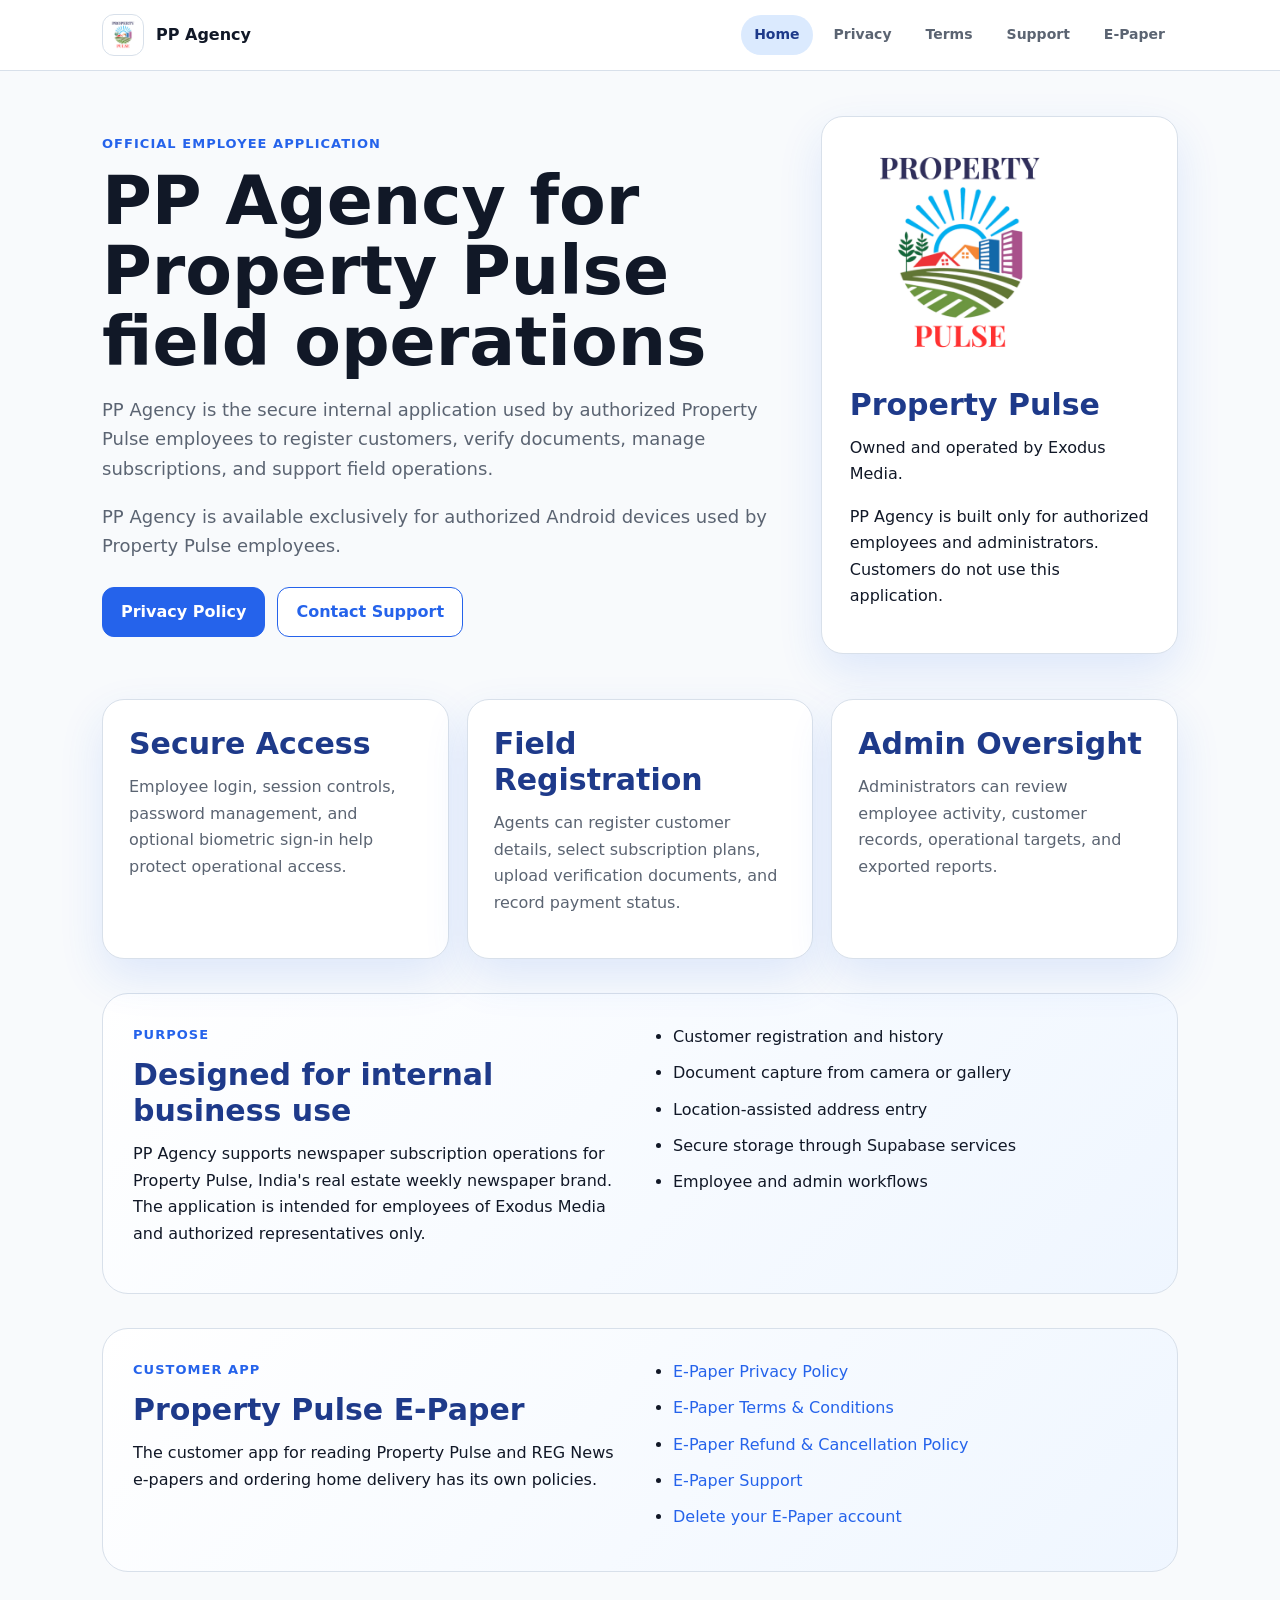
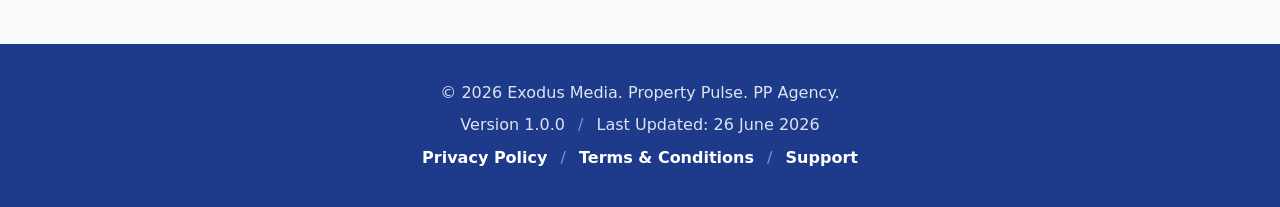
<file: index.html>
<!DOCTYPE html>
<html lang="en">
<head>
  <meta charset="UTF-8">
  <meta name="viewport" content="width=device-width, initial-scale=1.0">
  <meta name="description" content="PP Agency is the official employee application for Property Pulse, owned and operated by Exodus Media.">
  <meta name="theme-color" content="#1565C0">
  <meta property="og:title" content="PP Agency | Property Pulse">
  <meta property="og:description" content="Official employee application for Property Pulse field operations by Exodus Media.">
  <title>PP Agency | Property Pulse</title>
  <link rel="icon" href="assets/logo.png" type="image/png">
  <link rel="apple-touch-icon" href="assets/logo.png">
  <link rel="stylesheet" href="style.css">
</head>
<body>
  <header class="site-header">
    <nav class="nav" aria-label="Main navigation">
      <a class="brand" href="index.html" aria-label="PP Agency home">
        <img src="assets/logo.png" alt="Property Pulse logo">
        <span>PP Agency</span>
      </a>
      <div class="nav-links">
        <a class="active" href="index.html">Home</a>
        <a href="privacy.html">Privacy</a>
        <a href="terms.html">Terms</a>
        <a href="support.html">Support</a>
        <a href="epaper/index.html">E-Paper</a>
      </div>
    </nav>
  </header>

  <main>
    <section class="hero">
      <div class="hero-content">
        <p class="eyebrow">Official employee application</p>
        <h1>PP Agency for Property Pulse field operations</h1>
        <p class="hero-copy">PP Agency is the secure internal application used by authorized Property Pulse employees to register customers, verify documents, manage subscriptions, and support field operations.</p>
        <p class="hero-copy">PP Agency is available exclusively for authorized Android devices used by Property Pulse employees.</p>
        <div class="hero-actions">
          <a class="button" href="privacy.html">Privacy Policy</a>
          <a class="button secondary" href="support.html">Contact Support</a>
        </div>
      </div>
      <div class="hero-card" aria-label="Company information">
        <img src="assets/logo.png" alt="Property Pulse logo">
        <h2>Property Pulse</h2>
        <p>Owned and operated by Exodus Media.</p>
        <p>PP Agency is built only for authorized employees and administrators. Customers do not use this application.</p>
      </div>
    </section>

    <section class="section grid-3">
      <article class="card">
        <h2>Secure Access</h2>
        <p>Employee login, session controls, password management, and optional biometric sign-in help protect operational access.</p>
      </article>
      <article class="card">
        <h2>Field Registration</h2>
        <p>Agents can register customer details, select subscription plans, upload verification documents, and record payment status.</p>
      </article>
      <article class="card">
        <h2>Admin Oversight</h2>
        <p>Administrators can review employee activity, customer records, operational targets, and exported reports.</p>
      </article>
    </section>

    <section class="section split">
      <div>
        <p class="eyebrow">Purpose</p>
        <h2>Designed for internal business use</h2>
        <p>PP Agency supports newspaper subscription operations for Property Pulse, India's real estate weekly newspaper brand. The application is intended for employees of Exodus Media and authorized representatives only.</p>
      </div>
      <ul class="check-list">
        <li>Customer registration and history</li>
        <li>Document capture from camera or gallery</li>
        <li>Location-assisted address entry</li>
        <li>Secure storage through Supabase services</li>
        <li>Employee and admin workflows</li>
      </ul>
    </section>
    <section class="section split">
      <div>
        <p class="eyebrow">Customer app</p>
        <h2>Property Pulse E-Paper</h2>
        <p>The customer app for reading Property Pulse and REG News e-papers and ordering home delivery has its own policies.</p>
      </div>
      <ul class="check-list">
        <li><a href="epaper/privacy.html">E-Paper Privacy Policy</a></li>
        <li><a href="epaper/terms.html">E-Paper Terms &amp; Conditions</a></li>
        <li><a href="epaper/refund.html">E-Paper Refund &amp; Cancellation Policy</a></li>
        <li><a href="epaper/support.html">E-Paper Support</a></li>
        <li><a href="epaper/delete-account.html">Delete your E-Paper account</a></li>
      </ul>
    </section>
  </main>

  <footer class="site-footer">
    <p>&copy; 2026 Exodus Media. Property Pulse. PP Agency.</p>
    <p>Version 1.0.0 <span>/</span> Last Updated: 26 June 2026</p>
    <p><a href="privacy.html">Privacy Policy</a> <span>/</span> <a href="terms.html">Terms &amp; Conditions</a> <span>/</span> <a href="support.html">Support</a></p>
  </footer>
</body>
</html>
</file>
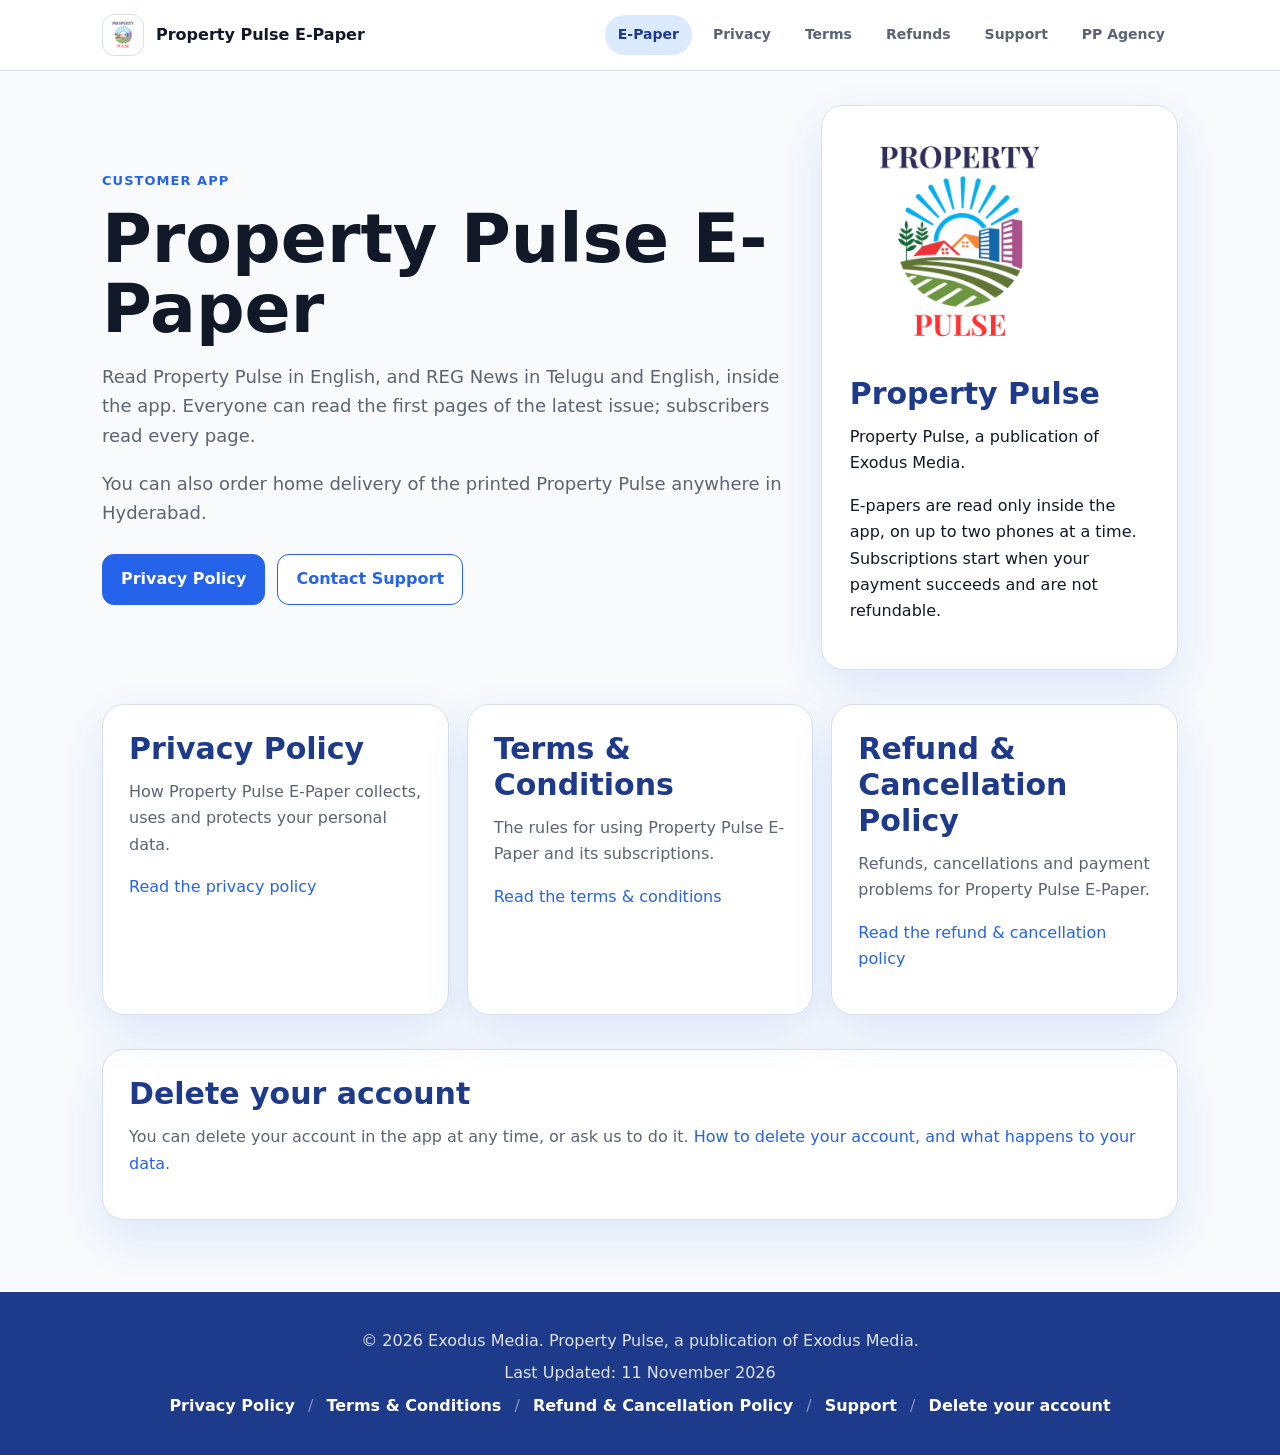
<file: epaper/index.html>
<!DOCTYPE html>
<html lang="en">
<head>
  <meta charset="UTF-8">
  <meta name="viewport" content="width=device-width, initial-scale=1.0">
  <meta name="description" content="Property Pulse E-Paper: read Property Pulse and REG News inside the app.">
  <meta name="theme-color" content="#1565C0">
  <meta property="og:title" content="Property Pulse E-Paper | Property Pulse E-Paper">
  <meta property="og:description" content="Property Pulse E-Paper: read Property Pulse and REG News inside the app.">
  <title>Property Pulse E-Paper | Property Pulse E-Paper</title>
  <link rel="icon" href="../assets/logo.png" type="image/png">
  <link rel="apple-touch-icon" href="../assets/logo.png">
  <link rel="stylesheet" href="../style.css">
</head>
<body>
  <!-- Generated by docs/legal/build_site.py from mobile/assets/legal/*.md. Edit those files, not this page. -->
  <header class="site-header">
    <nav class="nav" aria-label="Main navigation">
      <a class="brand" href="index.html" aria-label="Property Pulse E-Paper home">
        <img src="../assets/logo.png" alt="Property Pulse logo">
        <span>Property Pulse E-Paper</span>
      </a>
      <div class="nav-links">
        <a class="active" href="index.html">E-Paper</a>
        <a href="privacy.html">Privacy</a>
        <a href="terms.html">Terms</a>
        <a href="refund.html">Refunds</a>
        <a href="support.html">Support</a>
        <a href="../index.html">PP Agency</a>
      </div>
    </nav>
  </header>

  <main>
    <section class="hero">
      <div class="hero-content">
        <p class="eyebrow">Customer app</p>
        <h1>Property Pulse E-Paper</h1>
        <p class="hero-copy">Read Property Pulse in English, and REG News in Telugu and English, inside the app. Everyone can read the first pages of the latest issue; subscribers read every page.</p>
        <p class="hero-copy">You can also order home delivery of the printed Property Pulse anywhere in Hyderabad.</p>
        <div class="hero-actions">
          <a class="button" href="privacy.html">Privacy Policy</a>
          <a class="button secondary" href="support.html">Contact Support</a>
        </div>
      </div>
      <div class="hero-card" aria-label="Company information">
        <img src="../assets/logo.png" alt="Property Pulse logo">
        <h2>Property Pulse</h2>
        <p>Property Pulse, a publication of Exodus Media.</p>
        <p>E-papers are read only inside the app, on up to two phones at a time. Subscriptions start when your payment succeeds and are not refundable.</p>
      </div>
    </section>

    <section class="section grid-3">
      <article class="card">
        <h2>Privacy Policy</h2>
        <p>How Property Pulse E-Paper collects, uses and protects your personal data.</p>
        <p><a href="privacy.html">Read the privacy policy</a></p>
      </article>
      <article class="card">
        <h2>Terms &amp; Conditions</h2>
        <p>The rules for using Property Pulse E-Paper and its subscriptions.</p>
        <p><a href="terms.html">Read the terms &amp; conditions</a></p>
      </article>
      <article class="card">
        <h2>Refund &amp; Cancellation Policy</h2>
        <p>Refunds, cancellations and payment problems for Property Pulse E-Paper.</p>
        <p><a href="refund.html">Read the refund &amp; cancellation policy</a></p>
      </article>
    </section>

    <section class="section card">
      <h2>Delete your account</h2>
      <p>You can delete your account in the app at any time, or ask us to do it. <a href="delete-account.html">How to delete your account, and what happens to your data</a>.</p>
    </section>
  </main>

  <footer class="site-footer">
    <p>&copy; 2026 Exodus Media. Property Pulse, a publication of Exodus Media.</p>
    <p>Last Updated: 11 November 2026</p>
    <p><a href="privacy.html">Privacy Policy</a> <span>/</span> <a href="terms.html">Terms &amp; Conditions</a> <span>/</span> <a href="refund.html">Refund &amp; Cancellation Policy</a> <span>/</span> <a href="support.html">Support</a> <span>/</span> <a href="delete-account.html">Delete your account</a></p>
  </footer>
</body>
</html>
</file>
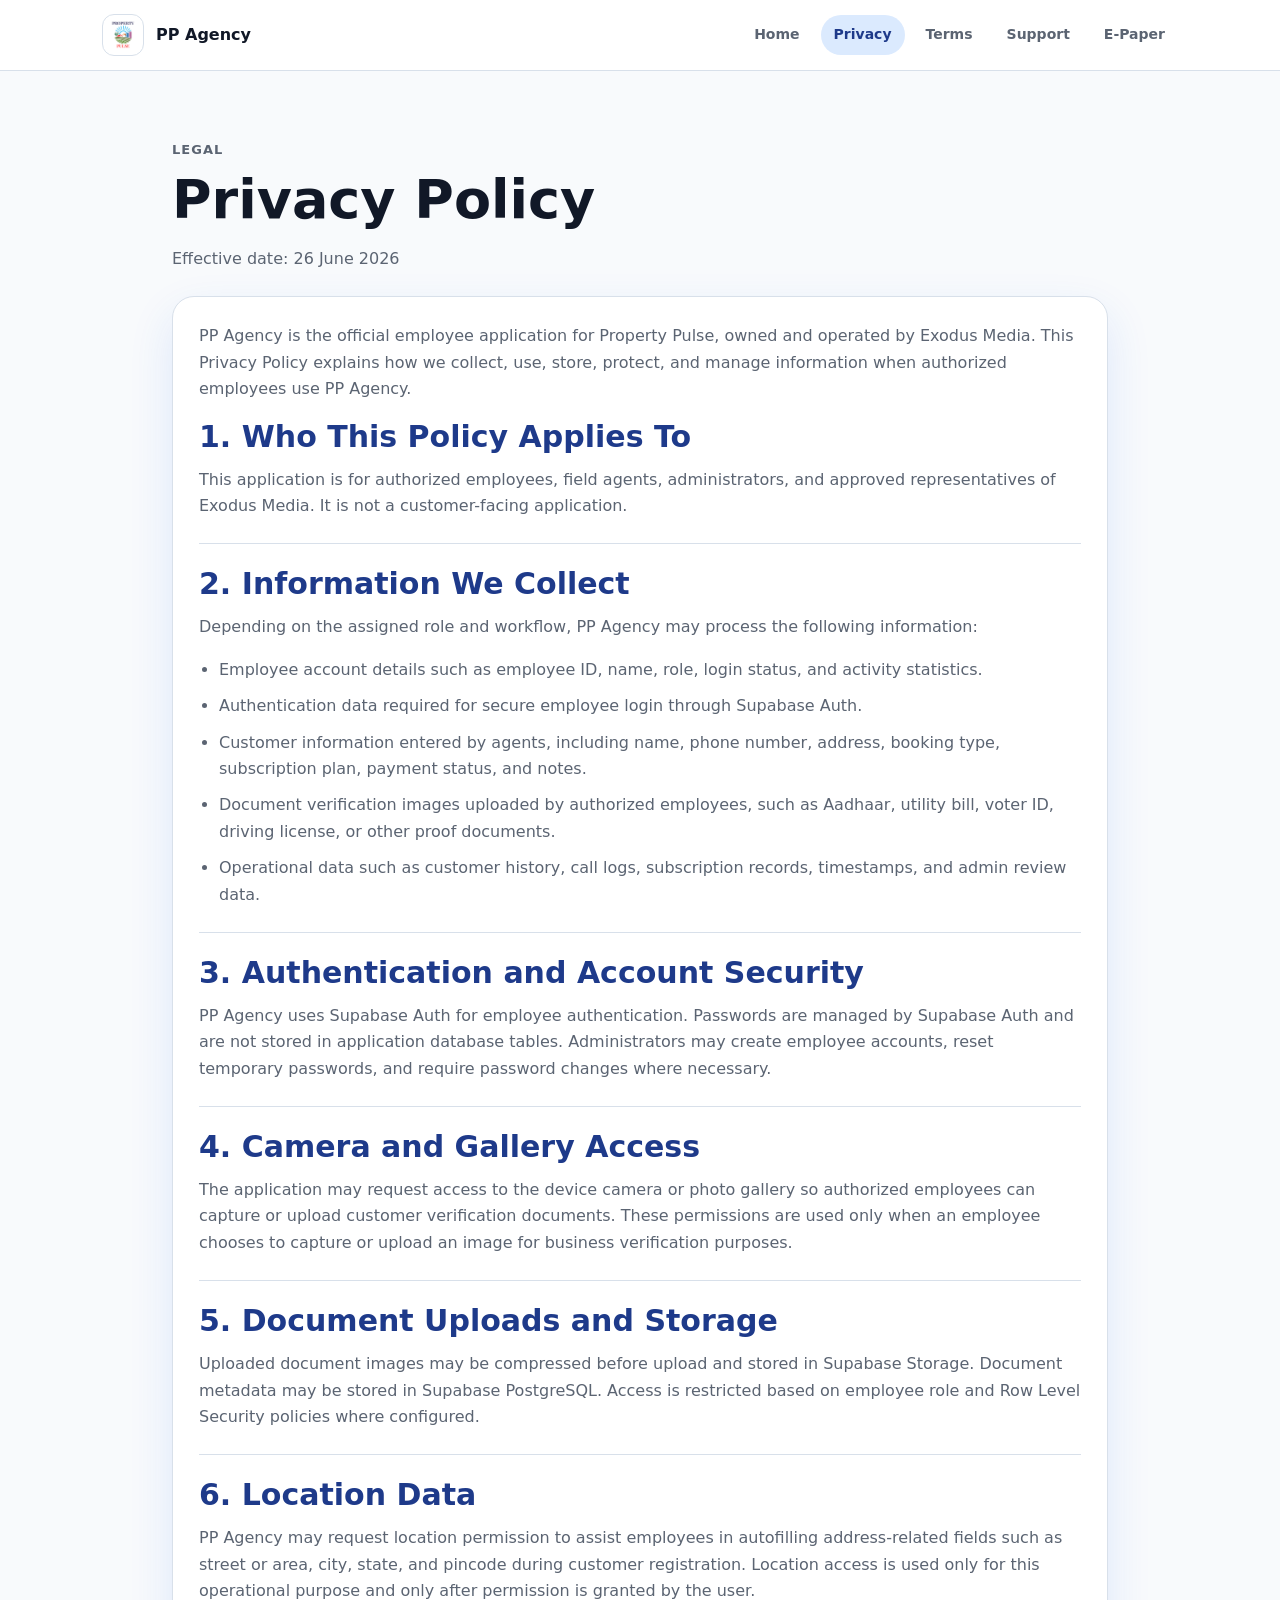
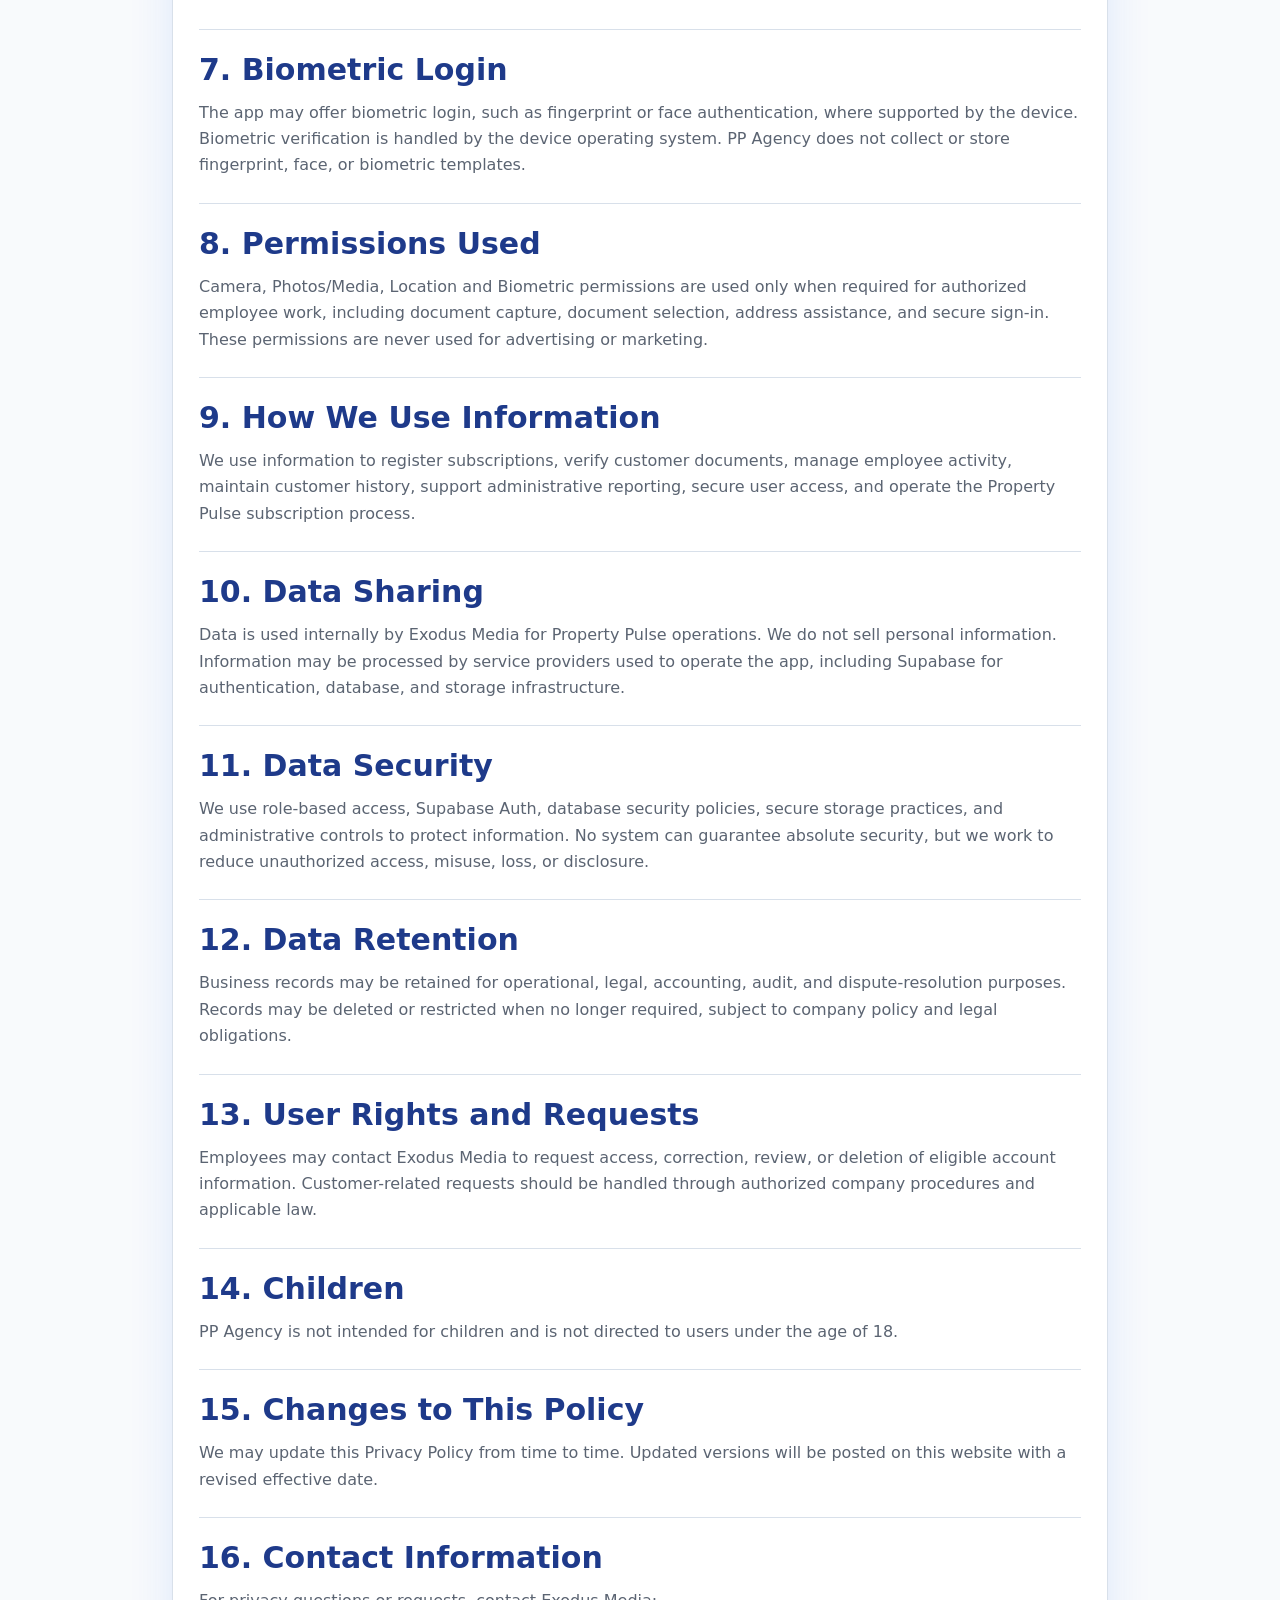
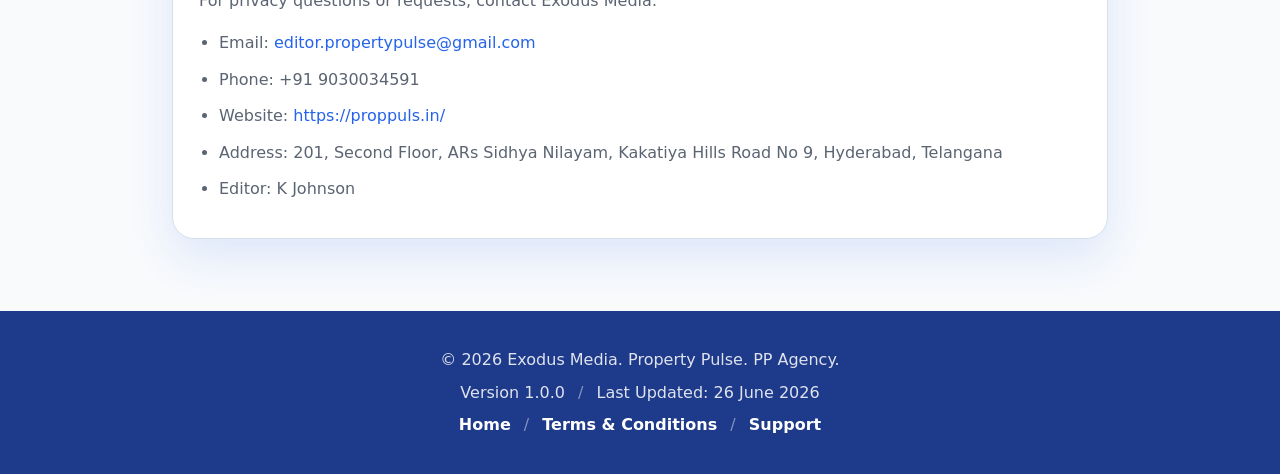
<file: privacy.html>
<!DOCTYPE html>
<html lang="en">
<head>
  <meta charset="UTF-8">
  <meta name="viewport" content="width=device-width, initial-scale=1.0">
  <meta name="description" content="Privacy Policy for PP Agency, the official employee application for Property Pulse by Exodus Media.">
  <meta name="theme-color" content="#1565C0">
  <meta property="og:title" content="Privacy Policy | PP Agency">
  <meta property="og:description" content="Privacy practices for PP Agency, including authentication, customer data, documents, camera, gallery, location, biometrics, and Supabase storage.">
  <title>Privacy Policy | PP Agency</title>
  <link rel="icon" href="assets/logo.png" type="image/png">
  <link rel="apple-touch-icon" href="assets/logo.png">
  <link rel="stylesheet" href="style.css">
</head>
<body>
  <header class="site-header">
    <nav class="nav" aria-label="Main navigation">
      <a class="brand" href="index.html" aria-label="PP Agency home">
        <img src="assets/logo.png" alt="Property Pulse logo">
        <span>PP Agency</span>
      </a>
      <div class="nav-links">
        <a href="index.html">Home</a>
        <a class="active" href="privacy.html">Privacy</a>
        <a href="terms.html">Terms</a>
        <a href="support.html">Support</a>
        <a href="epaper/index.html">E-Paper</a>
      </div>
    </nav>
  </header>

  <main class="legal-page">
    <section class="page-title">
      <p class="eyebrow">Legal</p>
      <h1>Privacy Policy</h1>
      <p>Effective date: 26 June 2026</p>
    </section>

    <article class="card legal-card">
      <p>PP Agency is the official employee application for Property Pulse, owned and operated by Exodus Media. This Privacy Policy explains how we collect, use, store, protect, and manage information when authorized employees use PP Agency.</p>

      <h2>1. Who This Policy Applies To</h2>
      <p>This application is for authorized employees, field agents, administrators, and approved representatives of Exodus Media. It is not a customer-facing application.</p>

      <h2>2. Information We Collect</h2>
      <p>Depending on the assigned role and workflow, PP Agency may process the following information:</p>
      <ul>
        <li>Employee account details such as employee ID, name, role, login status, and activity statistics.</li>
        <li>Authentication data required for secure employee login through Supabase Auth.</li>
        <li>Customer information entered by agents, including name, phone number, address, booking type, subscription plan, payment status, and notes.</li>
        <li>Document verification images uploaded by authorized employees, such as Aadhaar, utility bill, voter ID, driving license, or other proof documents.</li>
        <li>Operational data such as customer history, call logs, subscription records, timestamps, and admin review data.</li>
      </ul>

      <h2>3. Authentication and Account Security</h2>
      <p>PP Agency uses Supabase Auth for employee authentication. Passwords are managed by Supabase Auth and are not stored in application database tables. Administrators may create employee accounts, reset temporary passwords, and require password changes where necessary.</p>

      <h2>4. Camera and Gallery Access</h2>
      <p>The application may request access to the device camera or photo gallery so authorized employees can capture or upload customer verification documents. These permissions are used only when an employee chooses to capture or upload an image for business verification purposes.</p>

      <h2>5. Document Uploads and Storage</h2>
      <p>Uploaded document images may be compressed before upload and stored in Supabase Storage. Document metadata may be stored in Supabase PostgreSQL. Access is restricted based on employee role and Row Level Security policies where configured.</p>

      <h2>6. Location Data</h2>
      <p>PP Agency may request location permission to assist employees in autofilling address-related fields such as street or area, city, state, and pincode during customer registration. Location access is used only for this operational purpose and only after permission is granted by the user.</p>

      <h2>7. Biometric Login</h2>
      <p>The app may offer biometric login, such as fingerprint or face authentication, where supported by the device. Biometric verification is handled by the device operating system. PP Agency does not collect or store fingerprint, face, or biometric templates.</p>

      <h2>8. Permissions Used</h2>
      <p>Camera, Photos/Media, Location and Biometric permissions are used only when required for authorized employee work, including document capture, document selection, address assistance, and secure sign-in. These permissions are never used for advertising or marketing.</p>

      <h2>9. How We Use Information</h2>
      <p>We use information to register subscriptions, verify customer documents, manage employee activity, maintain customer history, support administrative reporting, secure user access, and operate the Property Pulse subscription process.</p>

      <h2>10. Data Sharing</h2>
      <p>Data is used internally by Exodus Media for Property Pulse operations. We do not sell personal information. Information may be processed by service providers used to operate the app, including Supabase for authentication, database, and storage infrastructure.</p>

      <h2>11. Data Security</h2>
      <p>We use role-based access, Supabase Auth, database security policies, secure storage practices, and administrative controls to protect information. No system can guarantee absolute security, but we work to reduce unauthorized access, misuse, loss, or disclosure.</p>

      <h2>12. Data Retention</h2>
      <p>Business records may be retained for operational, legal, accounting, audit, and dispute-resolution purposes. Records may be deleted or restricted when no longer required, subject to company policy and legal obligations.</p>

      <h2>13. User Rights and Requests</h2>
      <p>Employees may contact Exodus Media to request access, correction, review, or deletion of eligible account information. Customer-related requests should be handled through authorized company procedures and applicable law.</p>

      <h2>14. Children</h2>
      <p>PP Agency is not intended for children and is not directed to users under the age of 18.</p>

      <h2>15. Changes to This Policy</h2>
      <p>We may update this Privacy Policy from time to time. Updated versions will be posted on this website with a revised effective date.</p>

      <h2>16. Contact Information</h2>
      <p>For privacy questions or requests, contact Exodus Media:</p>
      <ul>
        <li>Email: <a href="mailto:editor.propertypulse@gmail.com">editor.propertypulse@gmail.com</a></li>
        <li>Phone: +91 9030034591</li>
        <li>Website: <a href="https://proppuls.in/">https://proppuls.in/</a></li>
        <li>Address: 201, Second Floor, ARs Sidhya Nilayam, Kakatiya Hills Road No 9, Hyderabad, Telangana </li>
        <li>Editor: K Johnson</li>
      </ul>
    </article>
  </main>

  <footer class="site-footer">
    <p>&copy; 2026 Exodus Media. Property Pulse. PP Agency.</p>
    <p>Version 1.0.0 <span>/</span> Last Updated: 26 June 2026</p>
    <p><a href="index.html">Home</a> <span>/</span> <a href="terms.html">Terms &amp; Conditions</a> <span>/</span> <a href="support.html">Support</a></p>
  </footer>
</body>
</html>
</file>
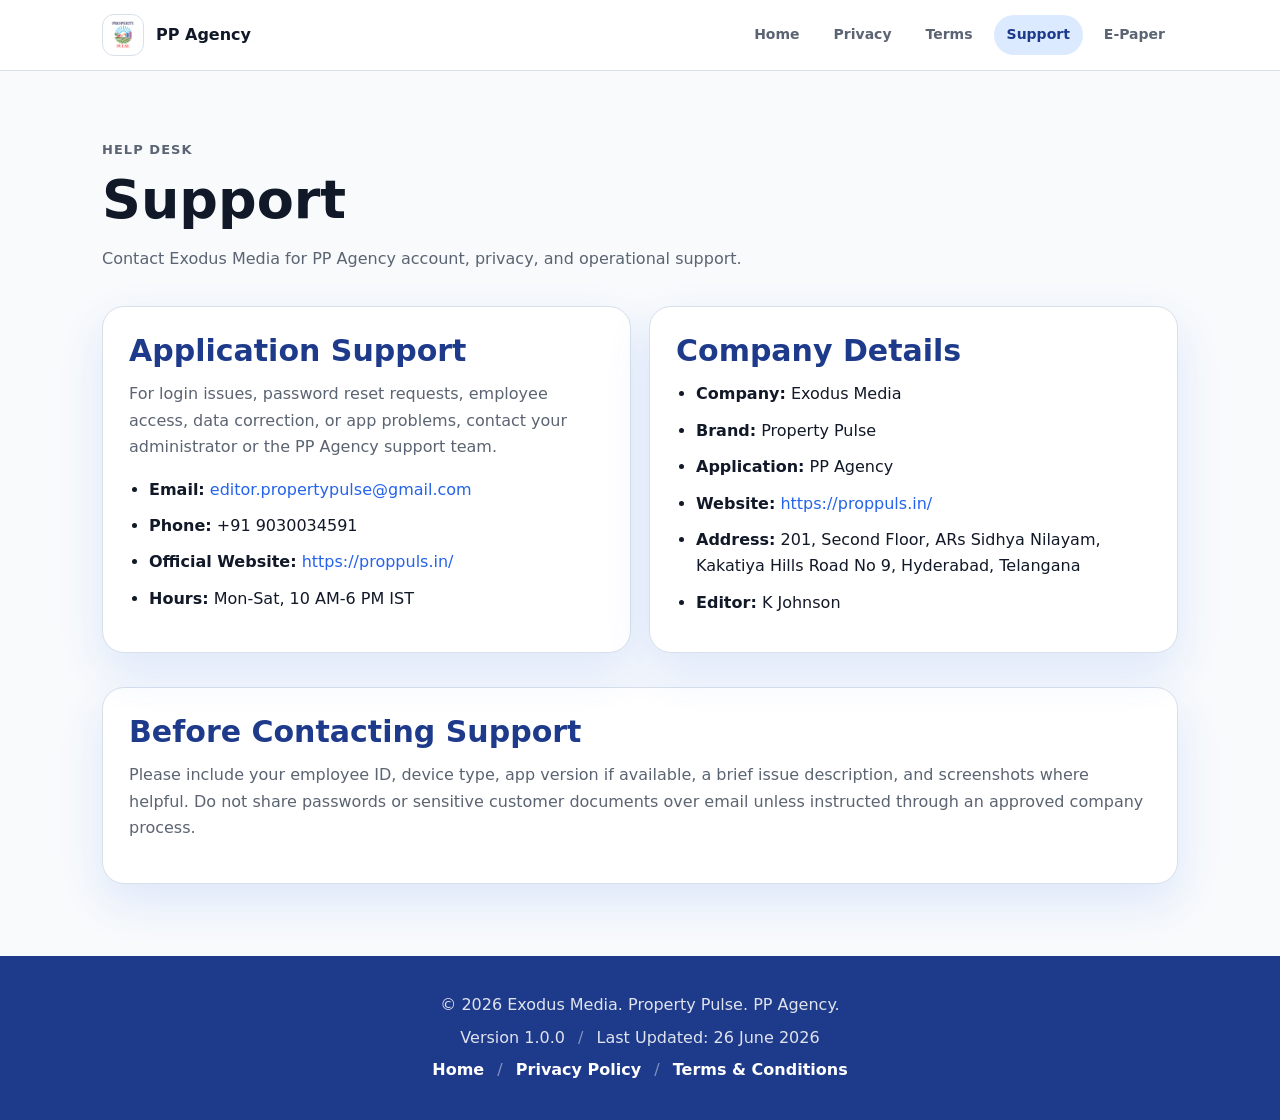
<file: support.html>
<!DOCTYPE html>
<html lang="en">
<head>
  <meta charset="UTF-8">
  <meta name="viewport" content="width=device-width, initial-scale=1.0">
  <meta name="description" content="Support and contact information for PP Agency by Property Pulse and Exodus Media.">
  <meta name="theme-color" content="#1565C0">
  <meta property="og:title" content="Support | PP Agency">
  <meta property="og:description" content="Contact Exodus Media for PP Agency support, employee access, and operational help.">
  <title>Support | PP Agency</title>
  <link rel="icon" href="assets/logo.png" type="image/png">
  <link rel="apple-touch-icon" href="assets/logo.png">
  <link rel="stylesheet" href="style.css">
</head>
<body>
  <header class="site-header">
    <nav class="nav" aria-label="Main navigation">
      <a class="brand" href="index.html" aria-label="PP Agency home">
        <img src="assets/logo.png" alt="Property Pulse logo">
        <span>PP Agency</span>
      </a>
      <div class="nav-links">
        <a href="index.html">Home</a>
        <a href="privacy.html">Privacy</a>
        <a href="terms.html">Terms</a>
        <a class="active" href="support.html">Support</a>
        <a href="epaper/index.html">E-Paper</a>
      </div>
    </nav>
  </header>

  <main>
    <section class="page-title">
      <p class="eyebrow">Help desk</p>
      <h1>Support</h1>
      <p>Contact Exodus Media for PP Agency account, privacy, and operational support.</p>
    </section>

    <section class="section grid-2">
      <article class="card">
        <h2>Application Support</h2>
        <p>For login issues, password reset requests, employee access, data correction, or app problems, contact your administrator or the PP Agency support team.</p>
        <ul class="contact-list">
          <li><strong>Email:</strong> <a href="mailto:editor.propertypulse@gmail.com">editor.propertypulse@gmail.com</a></li>
          <li><strong>Phone:</strong> +91 9030034591</li>
          <li><strong>Official Website:</strong> <a href="https://proppuls.in/">https://proppuls.in/</a></li>
          <li><strong>Hours:</strong> Mon-Sat, 10 AM-6 PM IST</li>
        </ul>
      </article>

      <article class="card">
        <h2>Company Details</h2>
        <ul class="contact-list">
          <li><strong>Company:</strong> Exodus Media</li>
          <li><strong>Brand:</strong> Property Pulse</li>
          <li><strong>Application:</strong> PP Agency</li>
          <li><strong>Website:</strong> <a href="https://proppuls.in/">https://proppuls.in/</a></li>
          <li><strong>Address:</strong> 201, Second Floor, ARs Sidhya Nilayam, Kakatiya Hills Road No 9, Hyderabad, Telangana</li>
          <li><strong>Editor:</strong> K Johnson</li>
        </ul>
      </article>
    </section>

    <section class="section card">
      <h2>Before Contacting Support</h2>
      <p>Please include your employee ID, device type, app version if available, a brief issue description, and screenshots where helpful. Do not share passwords or sensitive customer documents over email unless instructed through an approved company process.</p>
    </section>
  </main>

  <footer class="site-footer">
    <p>&copy; 2026 Exodus Media. Property Pulse. PP Agency.</p>
    <p>Version 1.0.0 <span>/</span> Last Updated: 26 June 2026</p>
    <p><a href="index.html">Home</a> <span>/</span> <a href="privacy.html">Privacy Policy</a> <span>/</span> <a href="terms.html">Terms &amp; Conditions</a></p>
  </footer>
</body>
</html>
</file>
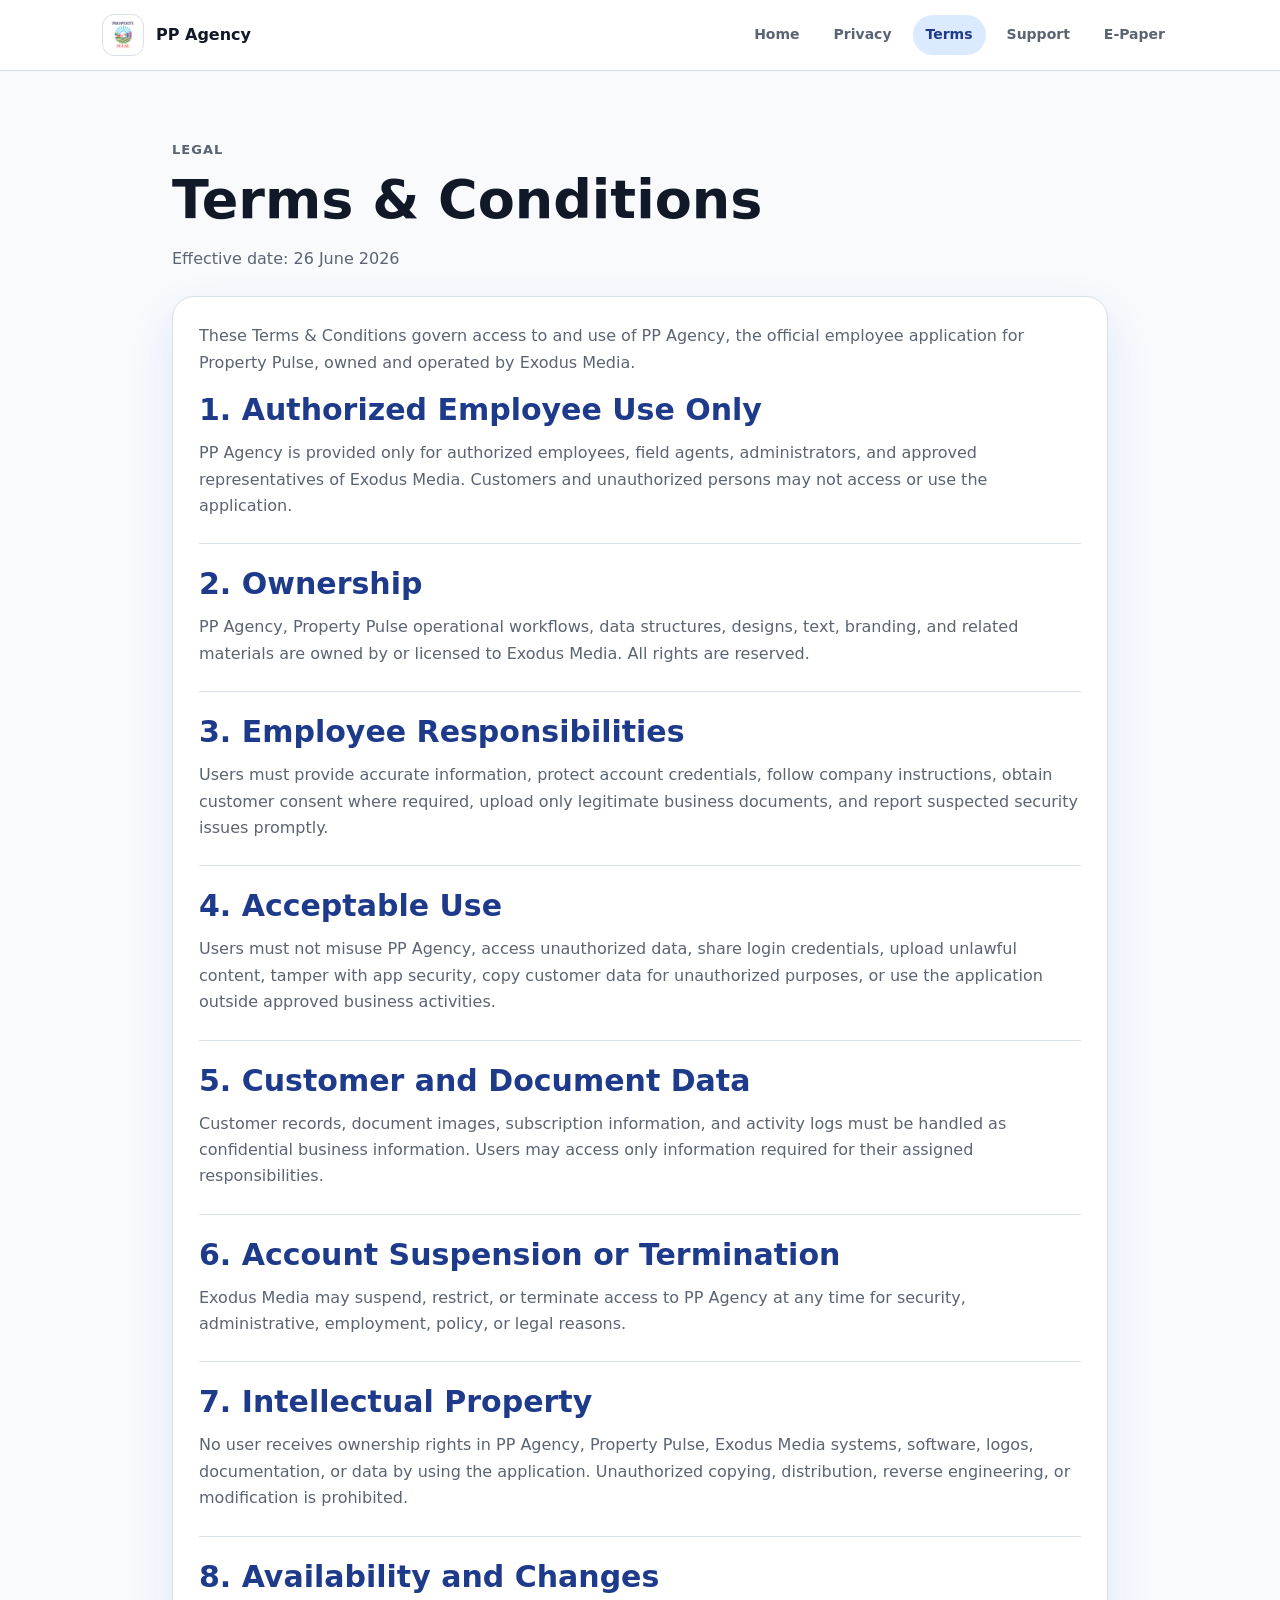
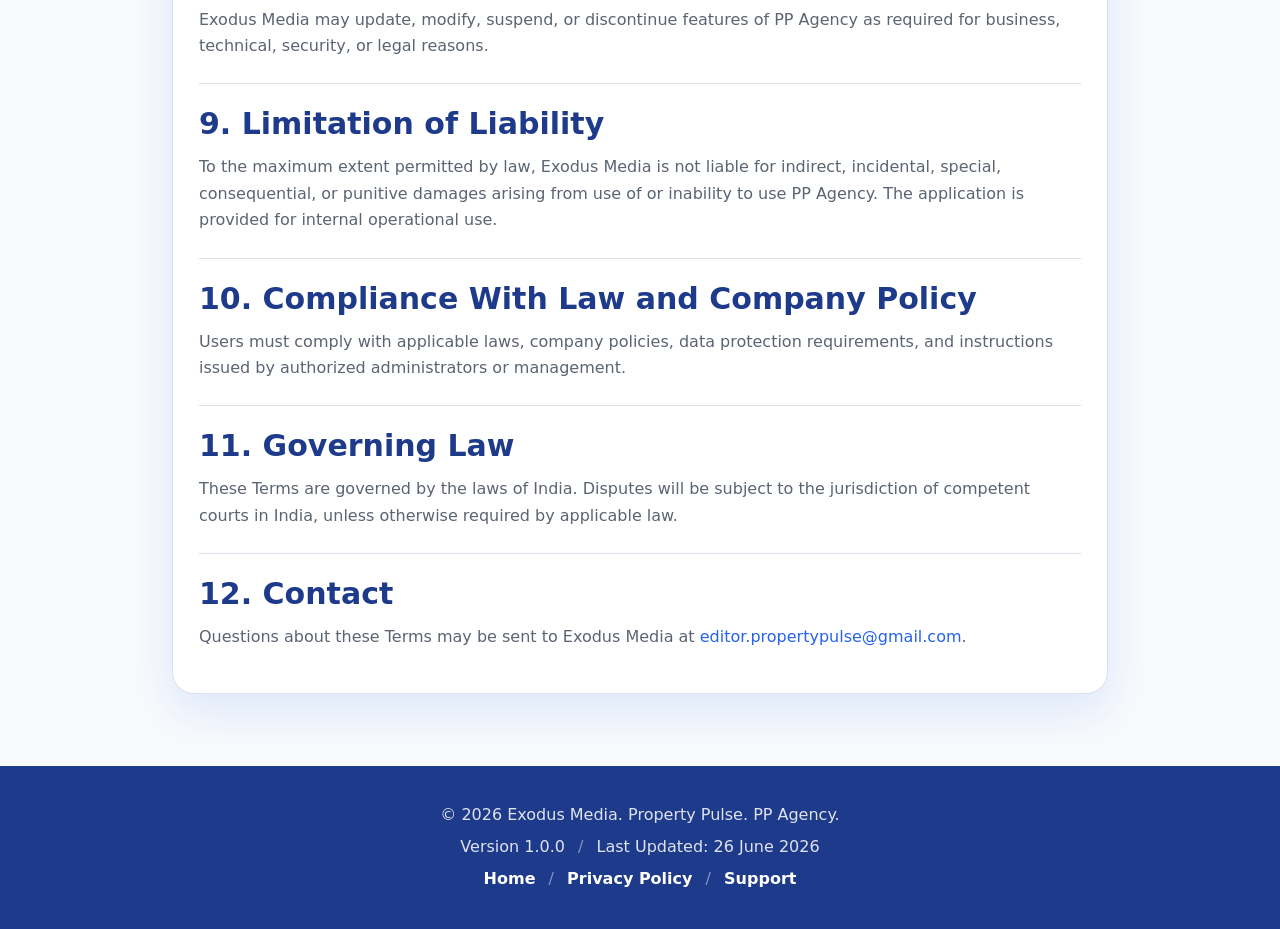
<file: terms.html>
<!DOCTYPE html>
<html lang="en">
<head>
  <meta charset="UTF-8">
  <meta name="viewport" content="width=device-width, initial-scale=1.0">
  <meta name="description" content="Terms and Conditions for PP Agency, the official employee application for Property Pulse by Exodus Media.">
  <meta name="theme-color" content="#1565C0">
  <meta property="og:title" content="Terms &amp; Conditions | PP Agency">
  <meta property="og:description" content="Authorized employee use terms for PP Agency, the Property Pulse employee application.">
  <title>Terms &amp; Conditions | PP Agency</title>
  <link rel="icon" href="assets/logo.png" type="image/png">
  <link rel="apple-touch-icon" href="assets/logo.png">
  <link rel="stylesheet" href="style.css">
</head>
<body>
  <header class="site-header">
    <nav class="nav" aria-label="Main navigation">
      <a class="brand" href="index.html" aria-label="PP Agency home">
        <img src="assets/logo.png" alt="Property Pulse logo">
        <span>PP Agency</span>
      </a>
      <div class="nav-links">
        <a href="index.html">Home</a>
        <a href="privacy.html">Privacy</a>
        <a class="active" href="terms.html">Terms</a>
        <a href="support.html">Support</a>
        <a href="epaper/index.html">E-Paper</a>
      </div>
    </nav>
  </header>

  <main class="legal-page">
    <section class="page-title">
      <p class="eyebrow">Legal</p>
      <h1>Terms &amp; Conditions</h1>
      <p>Effective date: 26 June 2026</p>
    </section>

    <article class="card legal-card">
      <p>These Terms &amp; Conditions govern access to and use of PP Agency, the official employee application for Property Pulse, owned and operated by Exodus Media.</p>

      <h2>1. Authorized Employee Use Only</h2>
      <p>PP Agency is provided only for authorized employees, field agents, administrators, and approved representatives of Exodus Media. Customers and unauthorized persons may not access or use the application.</p>

      <h2>2. Ownership</h2>
      <p>PP Agency, Property Pulse operational workflows, data structures, designs, text, branding, and related materials are owned by or licensed to Exodus Media. All rights are reserved.</p>

      <h2>3. Employee Responsibilities</h2>
      <p>Users must provide accurate information, protect account credentials, follow company instructions, obtain customer consent where required, upload only legitimate business documents, and report suspected security issues promptly.</p>

      <h2>4. Acceptable Use</h2>
      <p>Users must not misuse PP Agency, access unauthorized data, share login credentials, upload unlawful content, tamper with app security, copy customer data for unauthorized purposes, or use the application outside approved business activities.</p>

      <h2>5. Customer and Document Data</h2>
      <p>Customer records, document images, subscription information, and activity logs must be handled as confidential business information. Users may access only information required for their assigned responsibilities.</p>

      <h2>6. Account Suspension or Termination</h2>
      <p>Exodus Media may suspend, restrict, or terminate access to PP Agency at any time for security, administrative, employment, policy, or legal reasons.</p>

      <h2>7. Intellectual Property</h2>
      <p>No user receives ownership rights in PP Agency, Property Pulse, Exodus Media systems, software, logos, documentation, or data by using the application. Unauthorized copying, distribution, reverse engineering, or modification is prohibited.</p>

      <h2>8. Availability and Changes</h2>
      <p>Exodus Media may update, modify, suspend, or discontinue features of PP Agency as required for business, technical, security, or legal reasons.</p>

      <h2>9. Limitation of Liability</h2>
      <p>To the maximum extent permitted by law, Exodus Media is not liable for indirect, incidental, special, consequential, or punitive damages arising from use of or inability to use PP Agency. The application is provided for internal operational use.</p>

      <h2>10. Compliance With Law and Company Policy</h2>
      <p>Users must comply with applicable laws, company policies, data protection requirements, and instructions issued by authorized administrators or management.</p>

      <h2>11. Governing Law</h2>
      <p>These Terms are governed by the laws of India. Disputes will be subject to the jurisdiction of competent courts in India, unless otherwise required by applicable law.</p>

      <h2>12. Contact</h2>
      <p>Questions about these Terms may be sent to Exodus Media at <a href="mailto:editor.propertypulse@gmail.com">editor.propertypulse@gmail.com</a>.</p>
    </article>
  </main>

  <footer class="site-footer">
    <p>&copy; 2026 Exodus Media. Property Pulse. PP Agency.</p>
    <p>Version 1.0.0 <span>/</span> Last Updated: 26 June 2026</p>
    <p><a href="index.html">Home</a> <span>/</span> <a href="privacy.html">Privacy Policy</a> <span>/</span> <a href="support.html">Support</a></p>
  </footer>
</body>
</html>
</file>
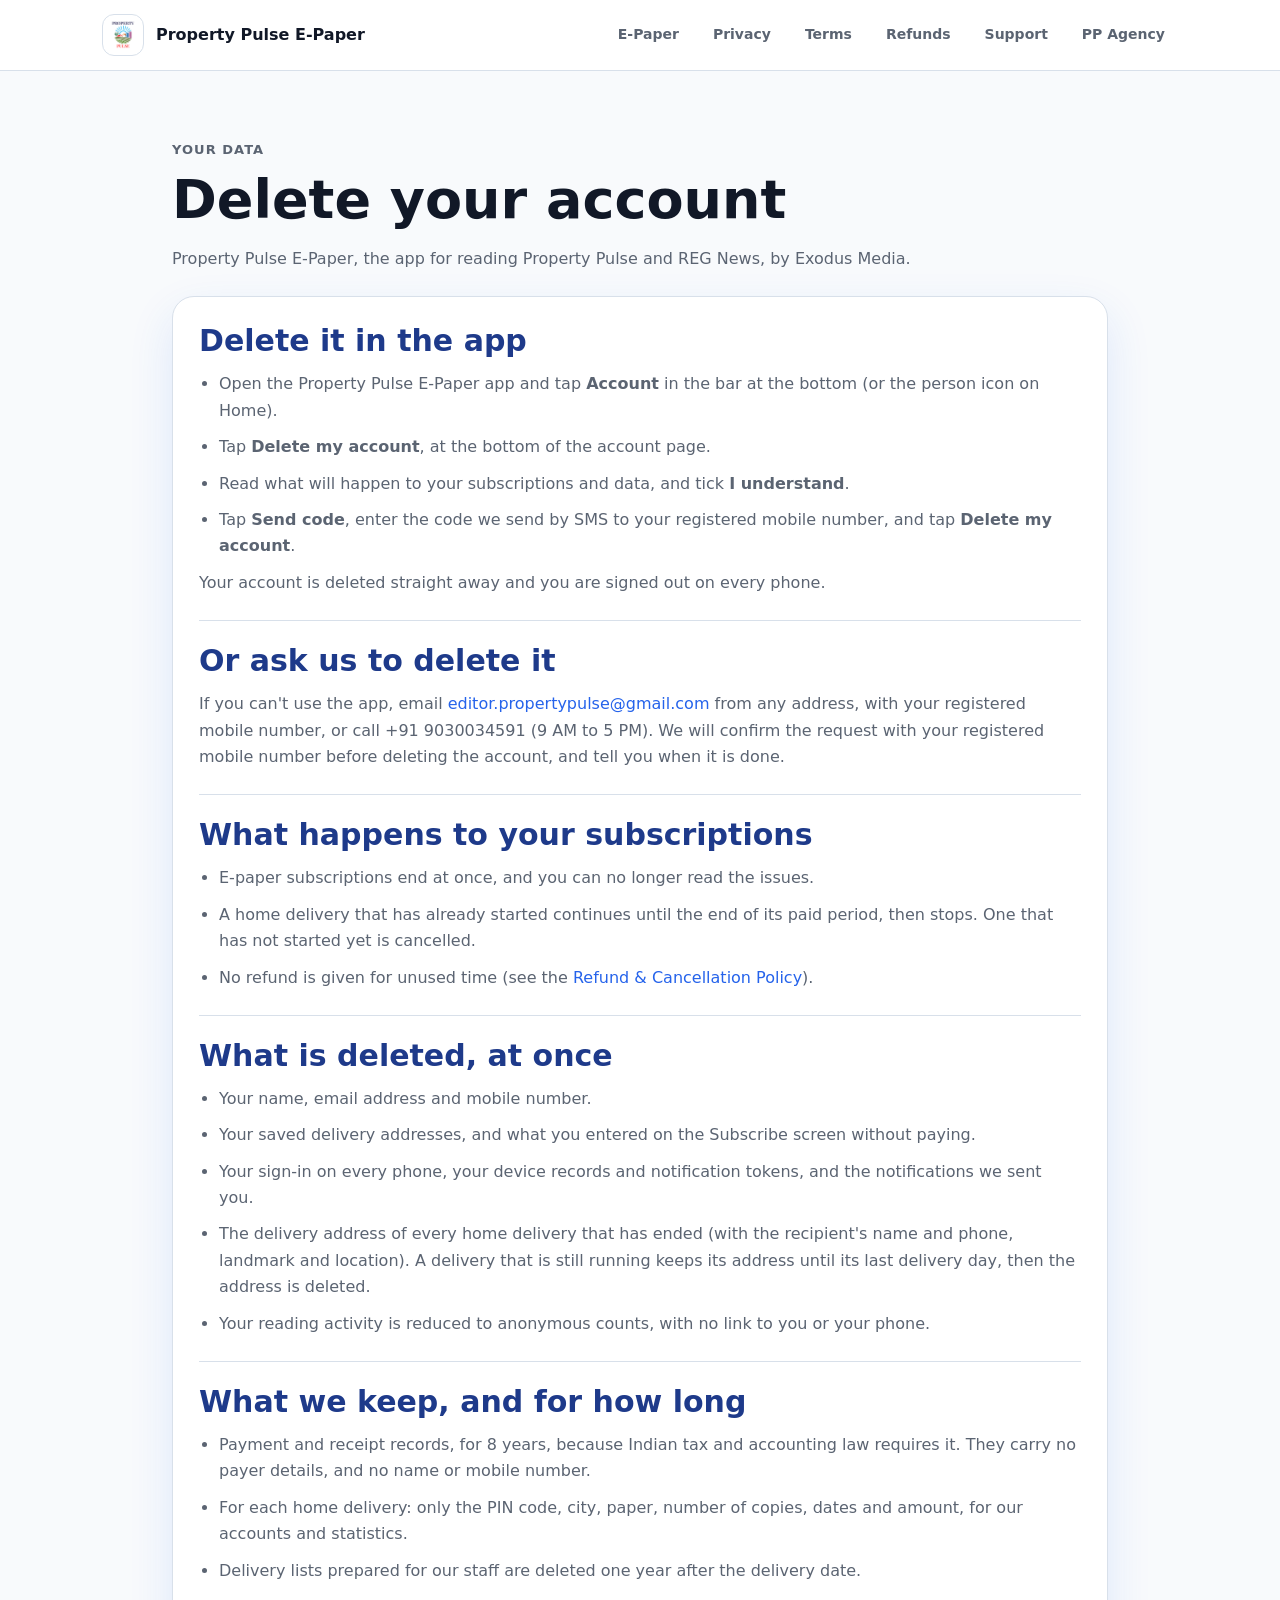
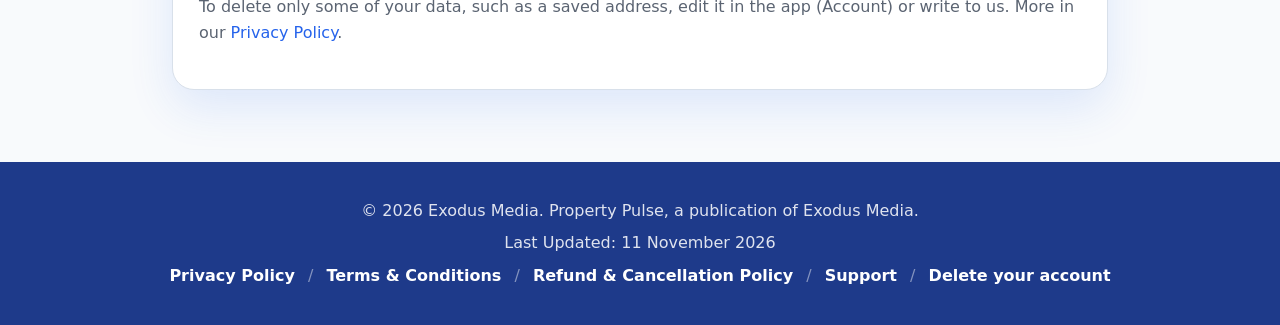
<file: epaper/delete-account.html>
<!DOCTYPE html>
<html lang="en">
<head>
  <meta charset="UTF-8">
  <meta name="viewport" content="width=device-width, initial-scale=1.0">
  <meta name="description" content="How to delete your Property Pulse E-Paper account and what happens to your data.">
  <meta name="theme-color" content="#1565C0">
  <meta property="og:title" content="Delete your account | Property Pulse E-Paper">
  <meta property="og:description" content="How to delete your Property Pulse E-Paper account and what happens to your data.">
  <title>Delete your account | Property Pulse E-Paper</title>
  <link rel="icon" href="../assets/logo.png" type="image/png">
  <link rel="apple-touch-icon" href="../assets/logo.png">
  <link rel="stylesheet" href="../style.css">
</head>
<body>
  <!-- Generated by docs/legal/build_site.py from mobile/assets/legal/*.md. Edit those files, not this page. -->
  <header class="site-header">
    <nav class="nav" aria-label="Main navigation">
      <a class="brand" href="index.html" aria-label="Property Pulse E-Paper home">
        <img src="../assets/logo.png" alt="Property Pulse logo">
        <span>Property Pulse E-Paper</span>
      </a>
      <div class="nav-links">
        <a href="index.html">E-Paper</a>
        <a href="privacy.html">Privacy</a>
        <a href="terms.html">Terms</a>
        <a href="refund.html">Refunds</a>
        <a href="support.html">Support</a>
        <a href="../index.html">PP Agency</a>
      </div>
    </nav>
  </header>

  <main class="legal-page">
    <section class="page-title">
      <p class="eyebrow">Your data</p>
      <h1>Delete your account</h1>
      <p>Property Pulse E-Paper, the app for reading Property Pulse and REG News, by Exodus Media.</p>
    </section>

    <article class="card legal-card">
      <h2>Delete it in the app</h2>
      <ul>
        <li>Open the Property Pulse E-Paper app and tap <strong>Account</strong> in the bar at the bottom (or the person icon on Home).</li>
        <li>Tap <strong>Delete my account</strong>, at the bottom of the account page.</li>
        <li>Read what will happen to your subscriptions and data, and tick <strong>I understand</strong>.</li>
        <li>Tap <strong>Send code</strong>, enter the code we send by SMS to your registered mobile number, and tap <strong>Delete my account</strong>.</li>
      </ul>
      <p>Your account is deleted straight away and you are signed out on every phone.</p>

      <h2>Or ask us to delete it</h2>
      <p>If you can't use the app, email <a href="mailto:editor.propertypulse@gmail.com">editor.propertypulse@gmail.com</a> from any address, with your registered mobile number, or call +91 9030034591 (9 AM to 5 PM). We will confirm the request with your registered mobile number before deleting the account, and tell you when it is done.</p>

      <h2>What happens to your subscriptions</h2>
      <ul>
        <li>E-paper subscriptions end at once, and you can no longer read the issues.</li>
        <li>A home delivery that has already started continues until the end of its paid period, then stops. One that has not started yet is cancelled.</li>
        <li>No refund is given for unused time (see the <a href="refund.html">Refund &amp; Cancellation Policy</a>).</li>
      </ul>

      <h2>What is deleted, at once</h2>
      <ul>
        <li>Your name, email address and mobile number.</li>
        <li>Your saved delivery addresses, and what you entered on the Subscribe screen without paying.</li>
        <li>Your sign-in on every phone, your device records and notification tokens, and the notifications we sent you.</li>
        <li>The delivery address of every home delivery that has ended (with the recipient's name and phone, landmark and location). A delivery that is still running keeps its address until its last delivery day, then the address is deleted.</li>
        <li>Your reading activity is reduced to anonymous counts, with no link to you or your phone.</li>
      </ul>

      <h2>What we keep, and for how long</h2>
      <ul>
        <li>Payment and receipt records, for 8 years, because Indian tax and accounting law requires it. They carry no payer details, and no name or mobile number.</li>
        <li>For each home delivery: only the PIN code, city, paper, number of copies, dates and amount, for our accounts and statistics.</li>
        <li>Delivery lists prepared for our staff are deleted one year after the delivery date.</li>
      </ul>
      <p>To delete only some of your data, such as a saved address, edit it in the app (Account) or write to us. More in our <a href="privacy.html">Privacy Policy</a>.</p>
    </article>
  </main>

  <footer class="site-footer">
    <p>&copy; 2026 Exodus Media. Property Pulse, a publication of Exodus Media.</p>
    <p>Last Updated: 11 November 2026</p>
    <p><a href="privacy.html">Privacy Policy</a> <span>/</span> <a href="terms.html">Terms &amp; Conditions</a> <span>/</span> <a href="refund.html">Refund &amp; Cancellation Policy</a> <span>/</span> <a href="support.html">Support</a> <span>/</span> <a href="delete-account.html">Delete your account</a></p>
  </footer>
</body>
</html>
</file>
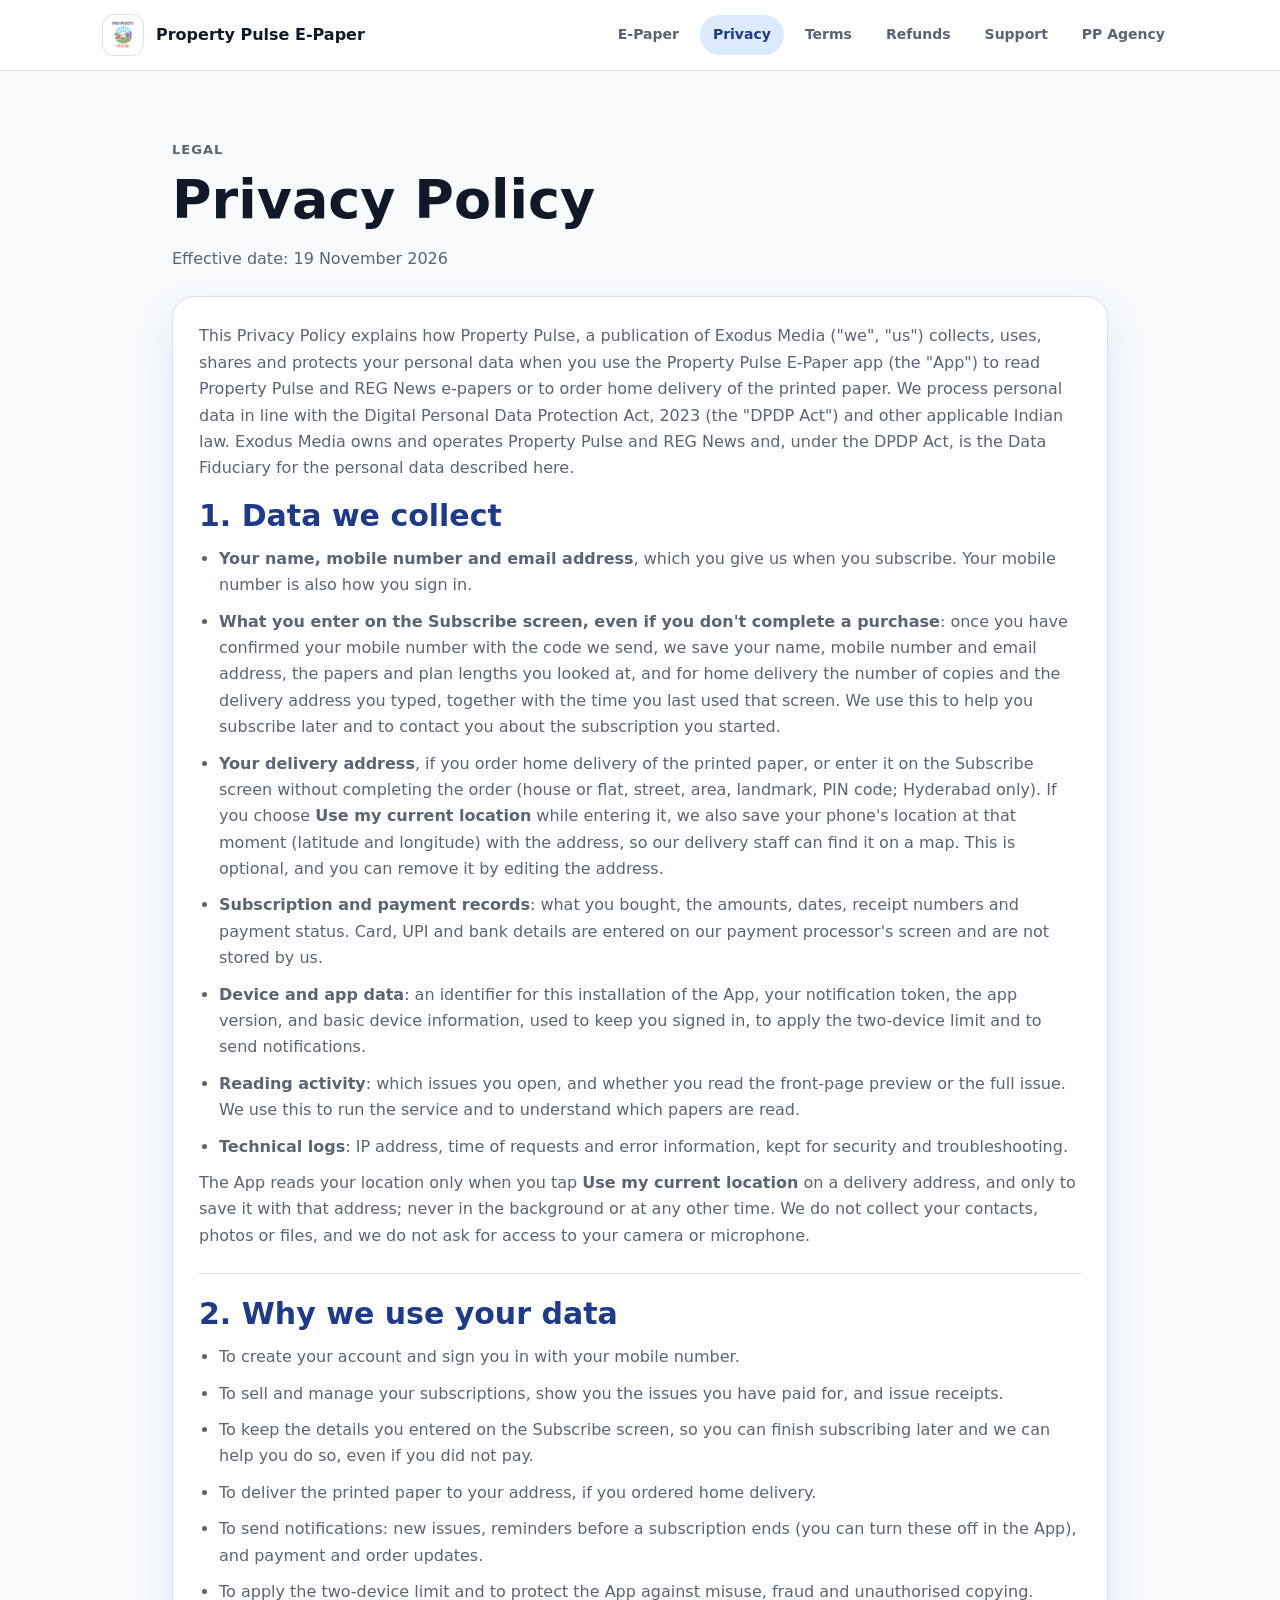
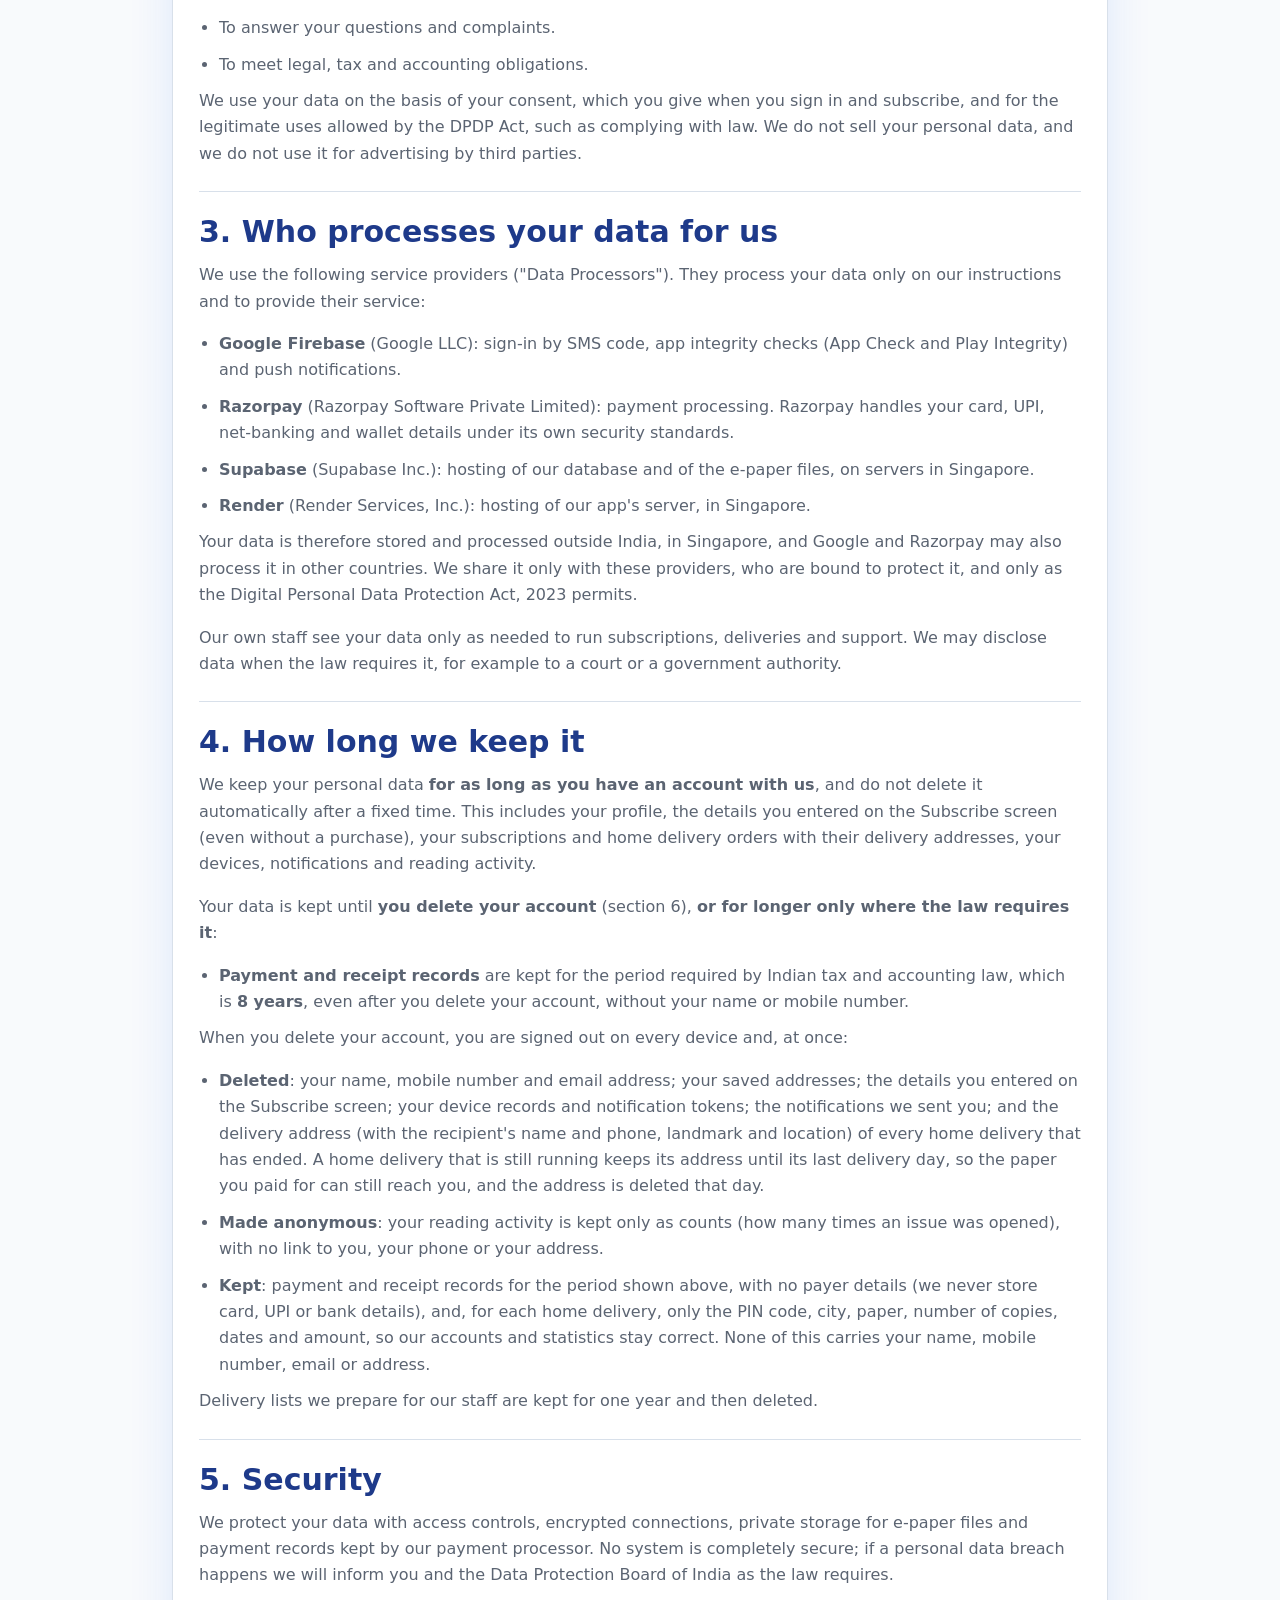
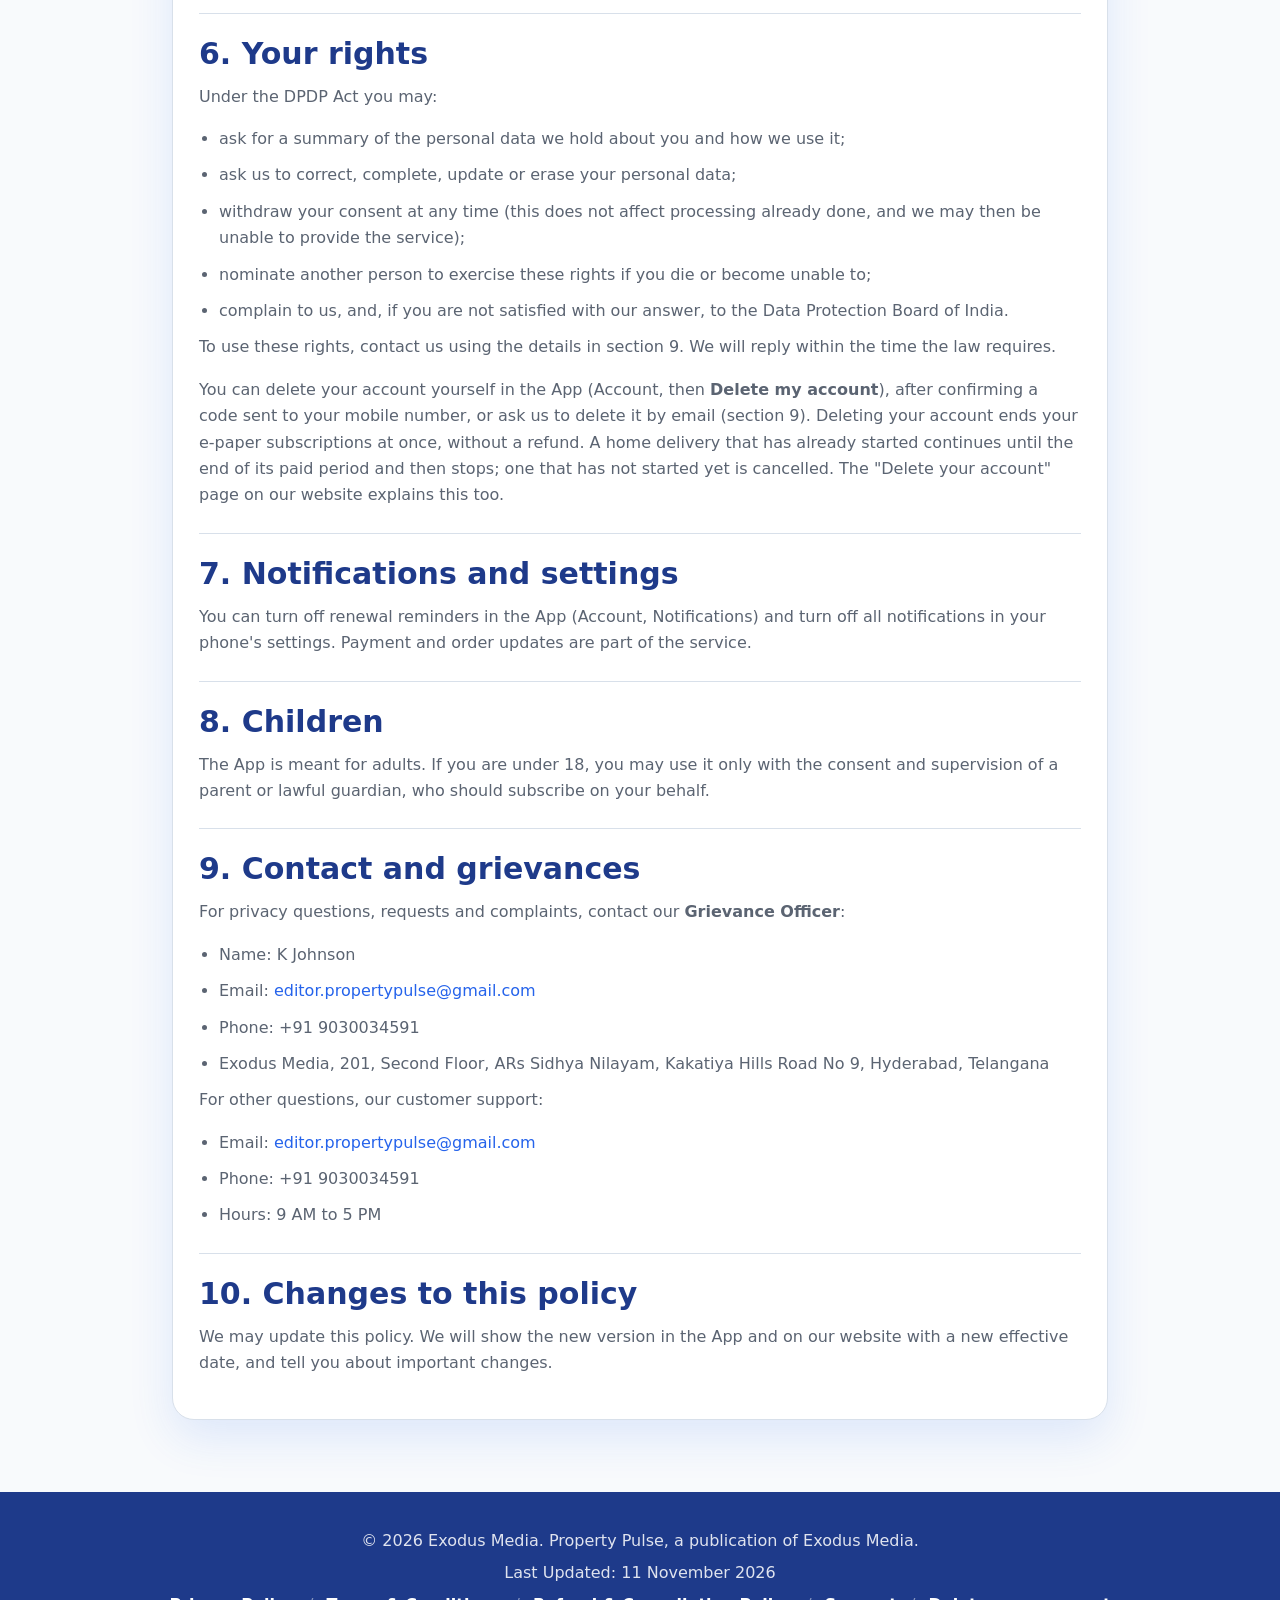
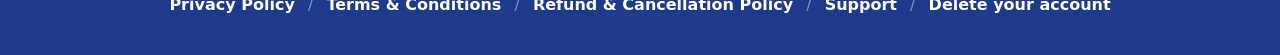
<file: epaper/privacy.html>
<!DOCTYPE html>
<html lang="en">
<head>
  <meta charset="UTF-8">
  <meta name="viewport" content="width=device-width, initial-scale=1.0">
  <meta name="description" content="How Property Pulse E-Paper collects, uses and protects your personal data.">
  <meta name="theme-color" content="#1565C0">
  <meta property="og:title" content="Privacy Policy | Property Pulse E-Paper">
  <meta property="og:description" content="How Property Pulse E-Paper collects, uses and protects your personal data.">
  <title>Privacy Policy | Property Pulse E-Paper</title>
  <link rel="icon" href="../assets/logo.png" type="image/png">
  <link rel="apple-touch-icon" href="../assets/logo.png">
  <link rel="stylesheet" href="../style.css">
</head>
<body>
  <!-- Generated by docs/legal/build_site.py from mobile/assets/legal/*.md. Edit those files, not this page. -->
  <header class="site-header">
    <nav class="nav" aria-label="Main navigation">
      <a class="brand" href="index.html" aria-label="Property Pulse E-Paper home">
        <img src="../assets/logo.png" alt="Property Pulse logo">
        <span>Property Pulse E-Paper</span>
      </a>
      <div class="nav-links">
        <a href="index.html">E-Paper</a>
        <a class="active" href="privacy.html">Privacy</a>
        <a href="terms.html">Terms</a>
        <a href="refund.html">Refunds</a>
        <a href="support.html">Support</a>
        <a href="../index.html">PP Agency</a>
      </div>
    </nav>
  </header>

  <main class="legal-page">
    <section class="page-title">
      <p class="eyebrow">Legal</p>
      <h1>Privacy Policy</h1>
      <p>Effective date: 19 November 2026</p>
    </section>

    <article class="card legal-card">
      <!-- LAWYER REVIEW: Effective date (set it to the day the policy is published). -->
      <p>This Privacy Policy explains how Property Pulse, a publication of Exodus Media ("we", "us") collects, uses, shares and protects your personal data when you use the Property Pulse E-Paper app (the "App") to read Property Pulse and REG News e-papers or to order home delivery of the printed paper. We process personal data in line with the Digital Personal Data Protection Act, 2023 (the "DPDP Act") and other applicable Indian law. Exodus Media owns and operates Property Pulse and REG News and, under the DPDP Act, is the Data Fiduciary for the personal data described here.</p>

      <h2>1. Data we collect</h2>
      <ul>
        <li><strong>Your name, mobile number and email address</strong>, which you give us when you subscribe. Your mobile number is also how you sign in.</li>
        <li><strong>What you enter on the Subscribe screen, even if you don't complete a purchase</strong>: once you have confirmed your mobile number with the code we send, we save your name, mobile number and email address, the papers and plan lengths you looked at, and for home delivery the number of copies and the delivery address you typed, together with the time you last used that screen. We use this to help you subscribe later and to contact you about the subscription you started.</li>
        <li><strong>Your delivery address</strong>, if you order home delivery of the printed paper, or enter it on the Subscribe screen without completing the order (house or flat, street, area, landmark, PIN code; Hyderabad only). If you choose <strong>Use my current location</strong> while entering it, we also save your phone's location at that moment (latitude and longitude) with the address, so our delivery staff can find it on a map. This is optional, and you can remove it by editing the address.</li>
        <li><strong>Subscription and payment records</strong>: what you bought, the amounts, dates, receipt numbers and payment status. Card, UPI and bank details are entered on our payment processor's screen and are not stored by us.</li>
        <li><strong>Device and app data</strong>: an identifier for this installation of the App, your notification token, the app version, and basic device information, used to keep you signed in, to apply the two-device limit and to send notifications.</li>
        <li><strong>Reading activity</strong>: which issues you open, and whether you read the front-page preview or the full issue. We use this to run the service and to understand which papers are read.</li>
        <li><strong>Technical logs</strong>: IP address, time of requests and error information, kept for security and troubleshooting.</li>
      </ul>
      <p>The App reads your location only when you tap <strong>Use my current location</strong> on a delivery address, and only to save it with that address; never in the background or at any other time. We do not collect your contacts, photos or files, and we do not ask for access to your camera or microphone.</p>

      <h2>2. Why we use your data</h2>
      <ul>
        <li>To create your account and sign you in with your mobile number.</li>
        <li>To sell and manage your subscriptions, show you the issues you have paid for, and issue receipts.</li>
        <li>To keep the details you entered on the Subscribe screen, so you can finish subscribing later and we can help you do so, even if you did not pay.</li>
        <li>To deliver the printed paper to your address, if you ordered home delivery.</li>
        <li>To send notifications: new issues, reminders before a subscription ends (you can turn these off in the App), and payment and order updates.</li>
        <li>To apply the two-device limit and to protect the App against misuse, fraud and unauthorised copying.</li>
        <li>To answer your questions and complaints.</li>
        <li>To meet legal, tax and accounting obligations.</li>
      </ul>
      <p>We use your data on the basis of your consent, which you give when you sign in and subscribe, and for the legitimate uses allowed by the DPDP Act, such as complying with law. We do not sell your personal data, and we do not use it for advertising by third parties.</p>

      <h2>3. Who processes your data for us</h2>
      <p>We use the following service providers ("Data Processors"). They process your data only on our instructions and to provide their service:</p>
      <ul>
        <li><strong>Google Firebase</strong> (Google LLC): sign-in by SMS code, app integrity checks (App Check and Play Integrity) and push notifications.</li>
        <li><strong>Razorpay</strong> (Razorpay Software Private Limited): payment processing. Razorpay handles your card, UPI, net-banking and wallet details under its own security standards.</li>
        <li><strong>Supabase</strong> (Supabase Inc.): hosting of our database and of the e-paper files, on servers in Singapore.</li>
        <li><strong>Render</strong> (Render Services, Inc.): hosting of our app's server, in Singapore.</li>
      </ul>
      <p>Your data is therefore stored and processed outside India, in Singapore, and Google and Razorpay may also process it in other countries. We share it only with these providers, who are bound to protect it, and only as the Digital Personal Data Protection Act, 2023 permits.</p>
      <p>Our own staff see your data only as needed to run subscriptions, deliveries and support. We may disclose data when the law requires it, for example to a court or a government authority.</p>
      <!-- LAWYER REVIEW: Some of these providers may store data outside India. Confirm the server locations and that cross-border transfer is permitted under section 16 of the DPDP Act (no country restriction notified at the time of writing). Add any other processors used at launch (for example email or hosting providers). -->

      <h2>4. How long we keep it</h2>
      <p>We keep your personal data <strong>for as long as you have an account with us</strong>, and do not delete it automatically after a fixed time. This includes your profile, the details you entered on the Subscribe screen (even without a purchase), your subscriptions and home delivery orders with their delivery addresses, your devices, notifications and reading activity.</p>
      <p>Your data is kept until <strong>you delete your account</strong> (section 6), <strong>or for longer only where the law requires it</strong>:</p>
      <ul>
        <li><strong>Payment and receipt records</strong> are kept for the period required by Indian tax and accounting law, which is <strong>8 years</strong>, even after you delete your account, without your name or mobile number.</li>
      </ul>
      <p>When you delete your account, you are signed out on every device and, at once:</p>
      <ul>
        <li><strong>Deleted</strong>: your name, mobile number and email address; your saved addresses; the details you entered on the Subscribe screen; your device records and notification tokens; the notifications we sent you; and the delivery address (with the recipient's name and phone, landmark and location) of every home delivery that has ended. A home delivery that is still running keeps its address until its last delivery day, so the paper you paid for can still reach you, and the address is deleted that day.</li>
        <li><strong>Made anonymous</strong>: your reading activity is kept only as counts (how many times an issue was opened), with no link to you, your phone or your address.</li>
        <li><strong>Kept</strong>: payment and receipt records for the period shown above, with no payer details (we never store card, UPI or bank details), and, for each home delivery, only the PIN code, city, paper, number of copies, dates and amount, so our accounts and statistics stay correct. None of this carries your name, mobile number, email or address.</li>
      </ul>
      <p>Delivery lists we prepare for our staff are kept for one year and then deleted.</p>
      <!-- LAWYER REVIEW: Confirm 8 years as the retention period for payment and receipt records under the Income-tax Act, 1961 and the Companies Act, 2013 (or the law that applies to Exodus Media&#x27;s form of business), and that keeping data until the account is deleted, with no fixed limit, meets the DPDP Act and the DPDP Rules, 2025 (see LAWYER_REVIEW.md). -->

      <h2>5. Security</h2>
      <p>We protect your data with access controls, encrypted connections, private storage for e-paper files and payment records kept by our payment processor. No system is completely secure; if a personal data breach happens we will inform you and the Data Protection Board of India as the law requires.</p>

      <h2>6. Your rights</h2>
      <p>Under the DPDP Act you may:</p>
      <ul>
        <li>ask for a summary of the personal data we hold about you and how we use it;</li>
        <li>ask us to correct, complete, update or erase your personal data;</li>
        <li>withdraw your consent at any time (this does not affect processing already done, and we may then be unable to provide the service);</li>
        <li>nominate another person to exercise these rights if you die or become unable to;</li>
        <li>complain to us, and, if you are not satisfied with our answer, to the Data Protection Board of India.</li>
      </ul>
      <p>To use these rights, contact us using the details in section 9. We will reply within the time the law requires.</p>
      <p>You can delete your account yourself in the App (Account, then <strong>Delete my account</strong>), after confirming a code sent to your mobile number, or ask us to delete it by email (section 9). Deleting your account ends your e-paper subscriptions at once, without a refund. A home delivery that has already started continues until the end of its paid period and then stops; one that has not started yet is cancelled. The "Delete your account" page on our website explains this too.</p>

      <h2>7. Notifications and settings</h2>
      <p>You can turn off renewal reminders in the App (Account, Notifications) and turn off all notifications in your phone's settings. Payment and order updates are part of the service.</p>

      <h2>8. Children</h2>
      <p>The App is meant for adults. If you are under 18, you may use it only with the consent and supervision of a parent or lawful guardian, who should subscribe on your behalf.</p>
      <!-- LAWYER REVIEW: The DPDP Act requires verifiable parental consent before processing a child&#x27;s data. Decide whether to state that the App is not for under-18s and how this is checked. -->

      <h2>9. Contact and grievances</h2>
      <p>For privacy questions, requests and complaints, contact our <strong>Grievance Officer</strong>:</p>
      <ul>
        <li>Name: K Johnson</li>
        <li>Email: <a href="mailto:editor.propertypulse@gmail.com">editor.propertypulse@gmail.com</a></li>
        <li>Phone: +91 9030034591</li>
        <li>Exodus Media, 201, Second Floor, ARs Sidhya Nilayam, Kakatiya Hills Road No 9, Hyderabad, Telangana</li>
      </ul>
      <p>For other questions, our customer support:</p>
      <ul>
        <li>Email: <a href="mailto:editor.propertypulse@gmail.com">editor.propertypulse@gmail.com</a></li>
        <li>Phone: +91 9030034591</li>
        <li>Hours: 9 AM to 5 PM</li>
      </ul>

      <h2>10. Changes to this policy</h2>
      <p>We may update this policy. We will show the new version in the App and on our website with a new effective date, and tell you about important changes.</p>
    </article>
  </main>

  <footer class="site-footer">
    <p>&copy; 2026 Exodus Media. Property Pulse, a publication of Exodus Media.</p>
    <p>Last Updated: 11 November 2026</p>
    <p><a href="privacy.html">Privacy Policy</a> <span>/</span> <a href="terms.html">Terms &amp; Conditions</a> <span>/</span> <a href="refund.html">Refund &amp; Cancellation Policy</a> <span>/</span> <a href="support.html">Support</a> <span>/</span> <a href="delete-account.html">Delete your account</a></p>
  </footer>
</body>
</html>
</file>
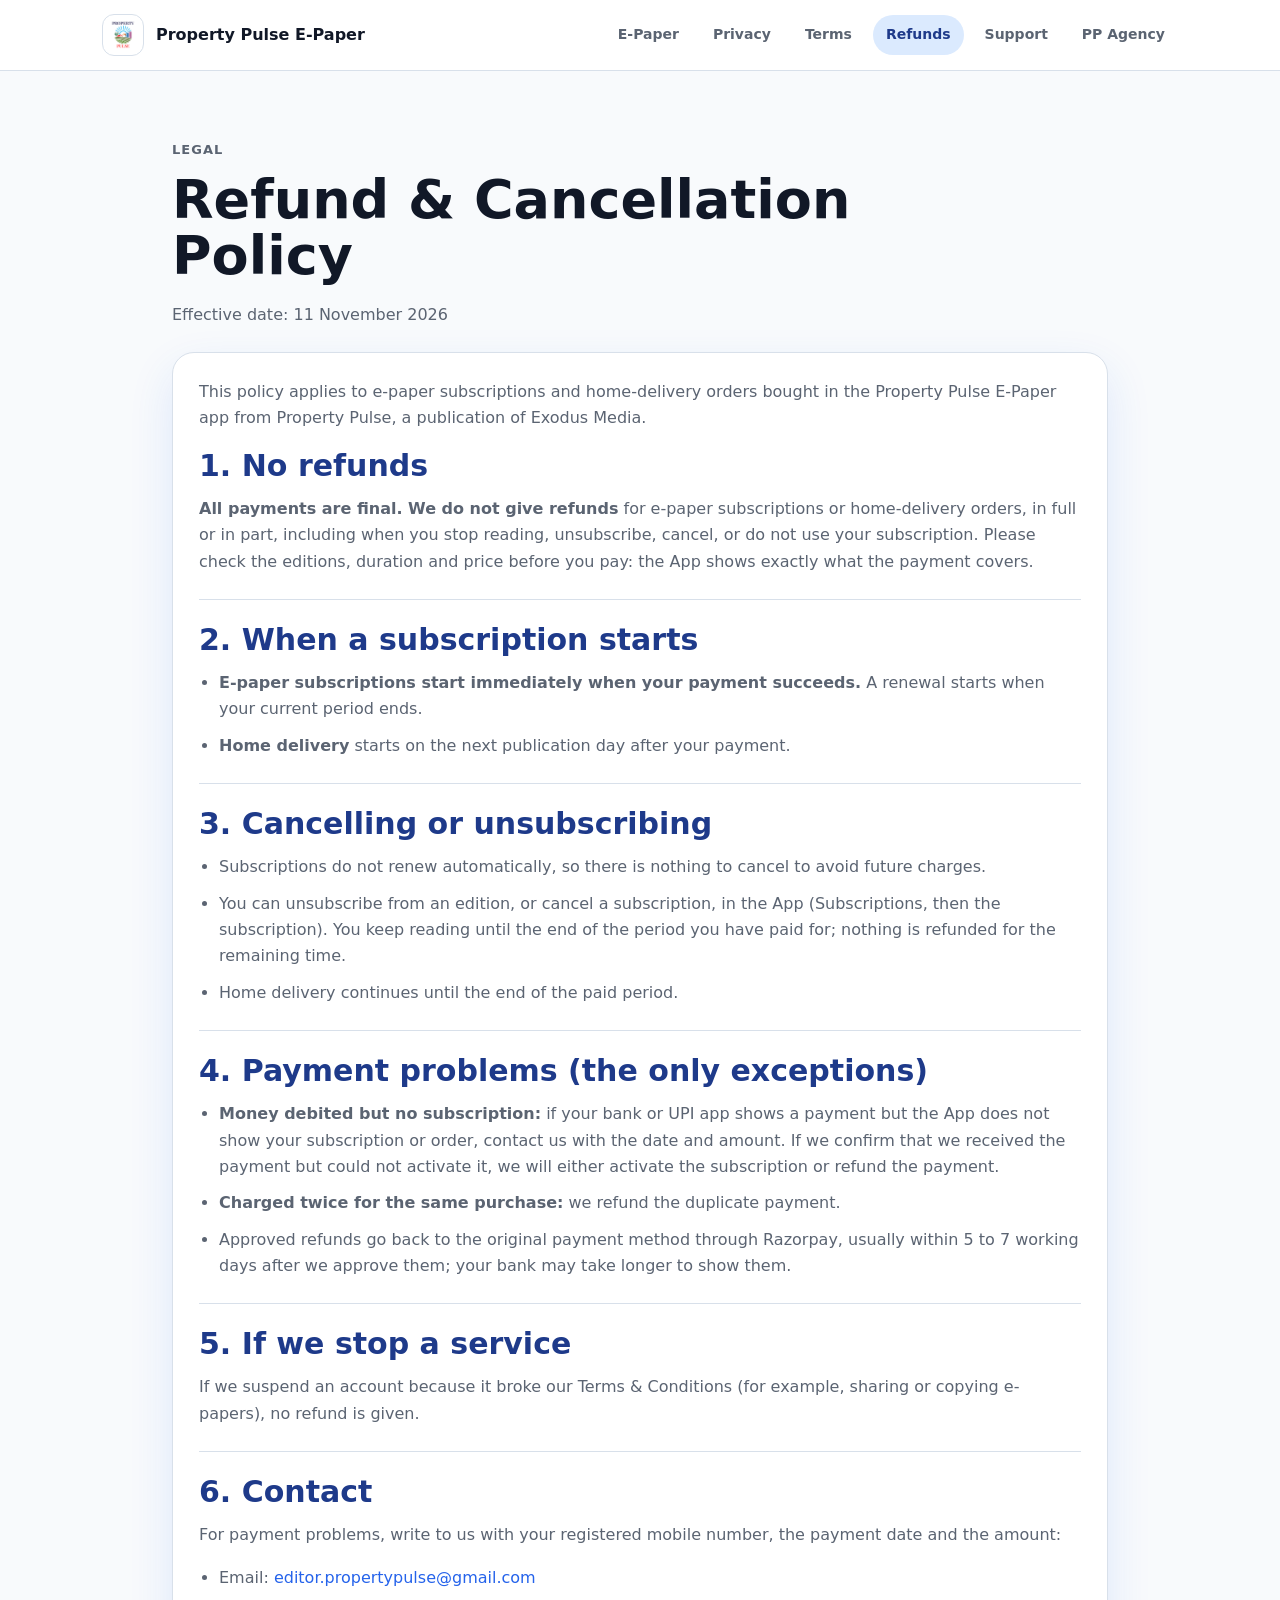
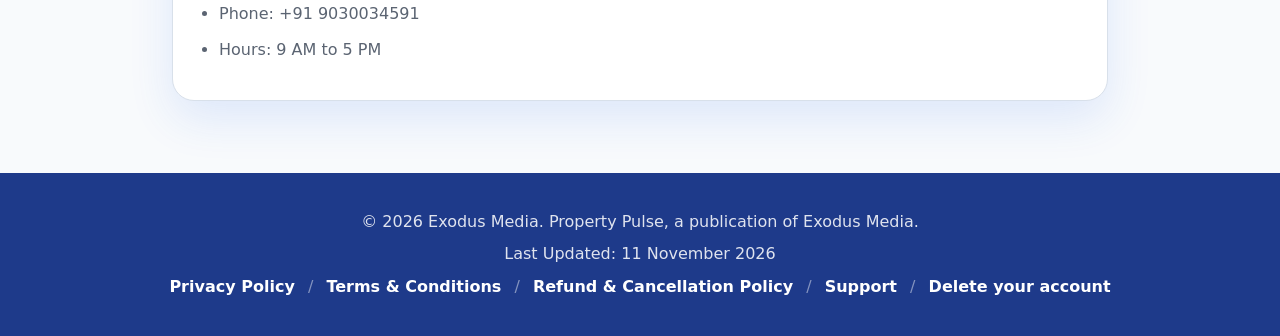
<file: epaper/refund.html>
<!DOCTYPE html>
<html lang="en">
<head>
  <meta charset="UTF-8">
  <meta name="viewport" content="width=device-width, initial-scale=1.0">
  <meta name="description" content="Refunds, cancellations and payment problems for Property Pulse E-Paper.">
  <meta name="theme-color" content="#1565C0">
  <meta property="og:title" content="Refund &amp; Cancellation Policy | Property Pulse E-Paper">
  <meta property="og:description" content="Refunds, cancellations and payment problems for Property Pulse E-Paper.">
  <title>Refund &amp; Cancellation Policy | Property Pulse E-Paper</title>
  <link rel="icon" href="../assets/logo.png" type="image/png">
  <link rel="apple-touch-icon" href="../assets/logo.png">
  <link rel="stylesheet" href="../style.css">
</head>
<body>
  <!-- Generated by docs/legal/build_site.py from mobile/assets/legal/*.md. Edit those files, not this page. -->
  <header class="site-header">
    <nav class="nav" aria-label="Main navigation">
      <a class="brand" href="index.html" aria-label="Property Pulse E-Paper home">
        <img src="../assets/logo.png" alt="Property Pulse logo">
        <span>Property Pulse E-Paper</span>
      </a>
      <div class="nav-links">
        <a href="index.html">E-Paper</a>
        <a href="privacy.html">Privacy</a>
        <a href="terms.html">Terms</a>
        <a class="active" href="refund.html">Refunds</a>
        <a href="support.html">Support</a>
        <a href="../index.html">PP Agency</a>
      </div>
    </nav>
  </header>

  <main class="legal-page">
    <section class="page-title">
      <p class="eyebrow">Legal</p>
      <h1>Refund &amp; Cancellation Policy</h1>
      <p>Effective date: 11 November 2026</p>
    </section>

    <article class="card legal-card">
      <!-- LAWYER REVIEW: A strict no-refund policy must still respect the Consumer Protection Act, 2019 and the E-Commerce Rules, 2020, and Razorpay&#x27;s merchant requirements. Confirm the wording and the timelines below. -->
      <p>This policy applies to e-paper subscriptions and home-delivery orders bought in the Property Pulse E-Paper app from Property Pulse, a publication of Exodus Media.</p>

      <h2>1. No refunds</h2>
      <p><strong>All payments are final. We do not give refunds</strong> for e-paper subscriptions or home-delivery orders, in full or in part, including when you stop reading, unsubscribe, cancel, or do not use your subscription. Please check the editions, duration and price before you pay: the App shows exactly what the payment covers.</p>

      <h2>2. When a subscription starts</h2>
      <ul>
        <li><strong>E-paper subscriptions start immediately when your payment succeeds.</strong> A renewal starts when your current period ends.</li>
        <li><strong>Home delivery</strong> starts on the next publication day after your payment.</li>
      </ul>

      <h2>3. Cancelling or unsubscribing</h2>
      <ul>
        <li>Subscriptions do not renew automatically, so there is nothing to cancel to avoid future charges.</li>
        <li>You can unsubscribe from an edition, or cancel a subscription, in the App (Subscriptions, then the subscription). You keep reading until the end of the period you have paid for; nothing is refunded for the remaining time.</li>
        <li>Home delivery continues until the end of the paid period.</li>
      </ul>

      <h2>4. Payment problems (the only exceptions)</h2>
      <ul>
        <li><strong>Money debited but no subscription:</strong> if your bank or UPI app shows a payment but the App does not show your subscription or order, contact us with the date and amount. If we confirm that we received the payment but could not activate it, we will either activate the subscription or refund the payment.</li>
        <li><strong>Charged twice for the same purchase:</strong> we refund the duplicate payment.</li>
        <li>Approved refunds go back to the original payment method through Razorpay, usually within 5 to 7 working days after we approve them; your bank may take longer to show them.</li>
      </ul>
      <!-- LAWYER REVIEW: Refund timelines, and whether a refund is due if we fail to publish or deliver (for example, a paper stops publication or we stop delivering to an address). -->

      <h2>5. If we stop a service</h2>
      <p>If we suspend an account because it broke our Terms &amp; Conditions (for example, sharing or copying e-papers), no refund is given.</p>

      <h2>6. Contact</h2>
      <p>For payment problems, write to us with your registered mobile number, the payment date and the amount:</p>
      <ul>
        <li>Email: <a href="mailto:editor.propertypulse@gmail.com">editor.propertypulse@gmail.com</a></li>
        <li>Phone: +91 9030034591</li>
        <li>Hours: 9 AM to 5 PM</li>
      </ul>
    </article>
  </main>

  <footer class="site-footer">
    <p>&copy; 2026 Exodus Media. Property Pulse, a publication of Exodus Media.</p>
    <p>Last Updated: 11 November 2026</p>
    <p><a href="privacy.html">Privacy Policy</a> <span>/</span> <a href="terms.html">Terms &amp; Conditions</a> <span>/</span> <a href="refund.html">Refund &amp; Cancellation Policy</a> <span>/</span> <a href="support.html">Support</a> <span>/</span> <a href="delete-account.html">Delete your account</a></p>
  </footer>
</body>
</html>
</file>
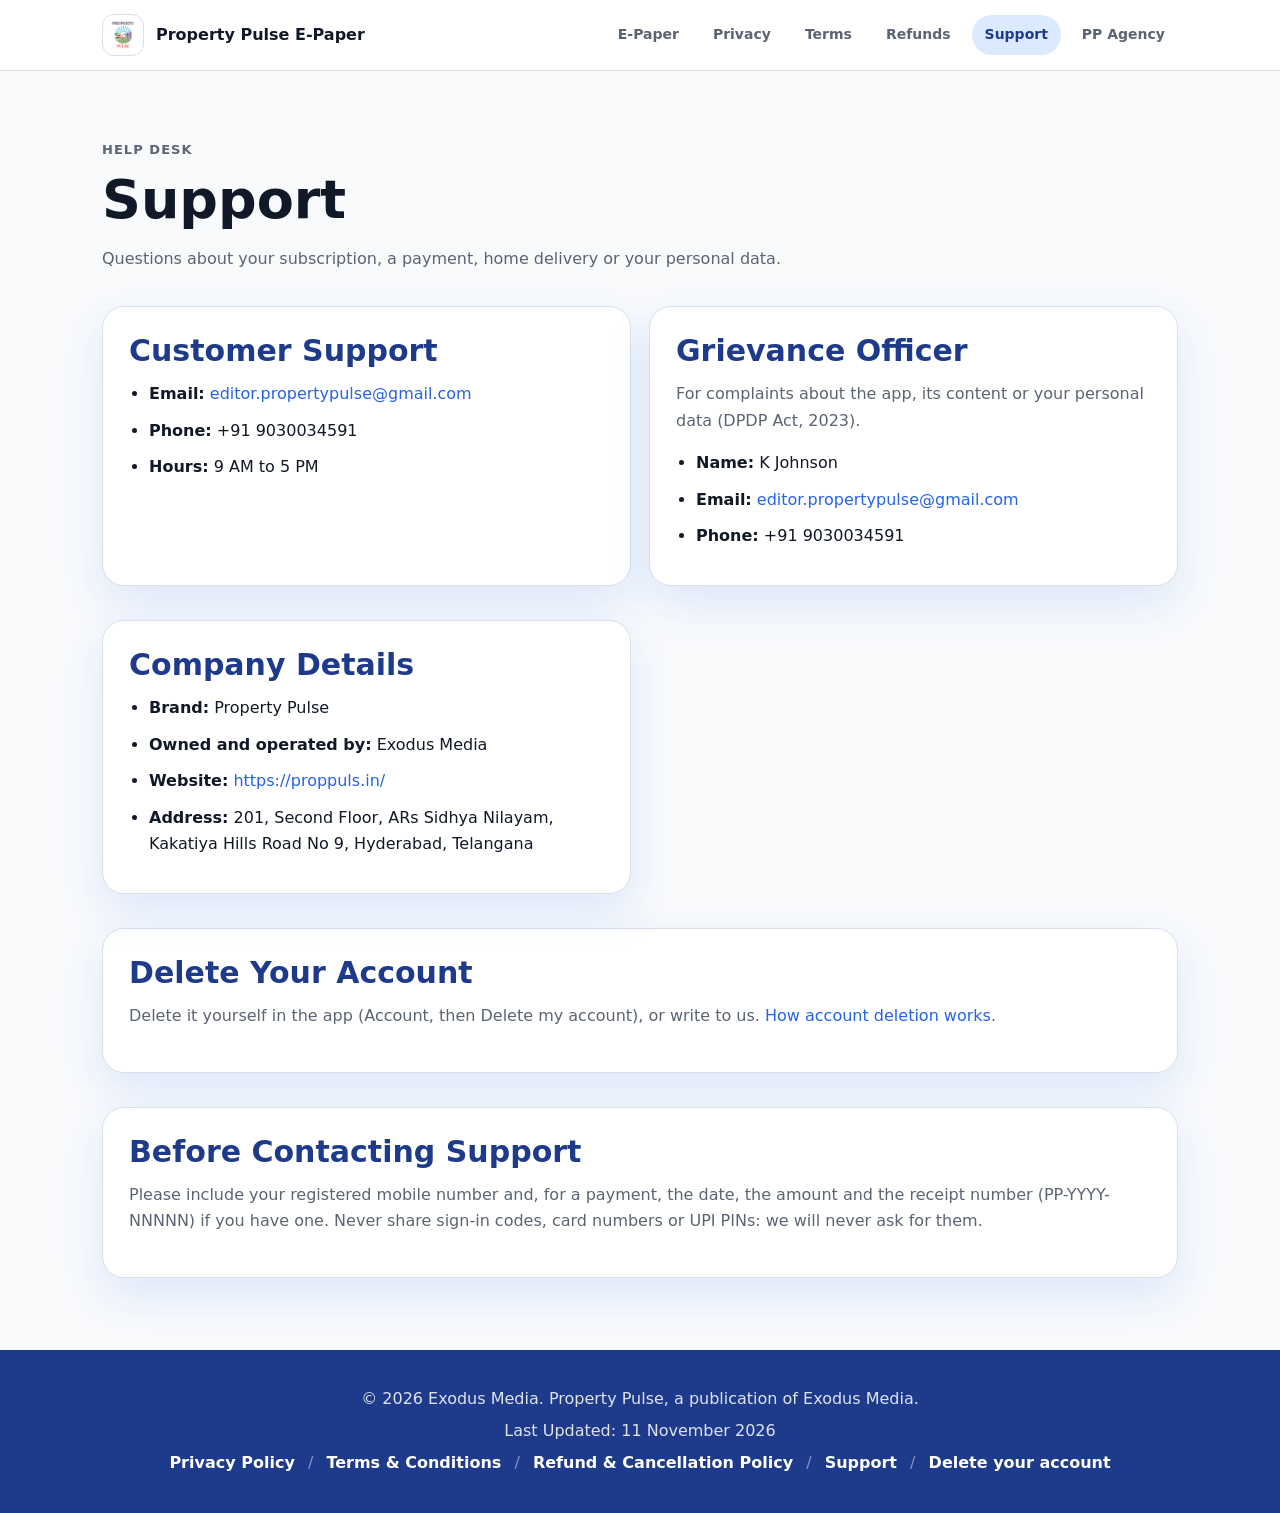
<file: epaper/support.html>
<!DOCTYPE html>
<html lang="en">
<head>
  <meta charset="UTF-8">
  <meta name="viewport" content="width=device-width, initial-scale=1.0">
  <meta name="description" content="Contact Property Pulse E-Paper support.">
  <meta name="theme-color" content="#1565C0">
  <meta property="og:title" content="Support | Property Pulse E-Paper">
  <meta property="og:description" content="Contact Property Pulse E-Paper support.">
  <title>Support | Property Pulse E-Paper</title>
  <link rel="icon" href="../assets/logo.png" type="image/png">
  <link rel="apple-touch-icon" href="../assets/logo.png">
  <link rel="stylesheet" href="../style.css">
</head>
<body>
  <!-- Generated by docs/legal/build_site.py from mobile/assets/legal/*.md. Edit those files, not this page. -->
  <header class="site-header">
    <nav class="nav" aria-label="Main navigation">
      <a class="brand" href="index.html" aria-label="Property Pulse E-Paper home">
        <img src="../assets/logo.png" alt="Property Pulse logo">
        <span>Property Pulse E-Paper</span>
      </a>
      <div class="nav-links">
        <a href="index.html">E-Paper</a>
        <a href="privacy.html">Privacy</a>
        <a href="terms.html">Terms</a>
        <a href="refund.html">Refunds</a>
        <a class="active" href="support.html">Support</a>
        <a href="../index.html">PP Agency</a>
      </div>
    </nav>
  </header>

  <main>
    <section class="page-title">
      <p class="eyebrow">Help desk</p>
      <h1>Support</h1>
      <p>Questions about your subscription, a payment, home delivery or your personal data.</p>
    </section>

    <section class="section grid-2">
      <article class="card">
        <h2>Customer Support</h2>
        <ul class="contact-list">
          <li><strong>Email:</strong> <a href="mailto:editor.propertypulse@gmail.com">editor.propertypulse@gmail.com</a></li>
          <li><strong>Phone:</strong> +91 9030034591</li>
          <li><strong>Hours:</strong> 9 AM to 5 PM</li>
        </ul>
      </article>

      <article class="card">
        <h2>Grievance Officer</h2>
        <p>For complaints about the app, its content or your personal data (DPDP Act, 2023).</p>
        <ul class="contact-list">
          <li><strong>Name:</strong> K Johnson</li>
          <li><strong>Email:</strong> <a href="mailto:editor.propertypulse@gmail.com">editor.propertypulse@gmail.com</a></li>
          <li><strong>Phone:</strong> +91 9030034591</li>
        </ul>
      </article>
    </section>

    <section class="section grid-2">
      <article class="card">
        <h2>Company Details</h2>
        <ul class="contact-list">
          <li><strong>Brand:</strong> Property Pulse</li>
          <li><strong>Owned and operated by:</strong> Exodus Media</li>
          <li><strong>Website:</strong> <a href="https://proppuls.in/">https://proppuls.in/</a></li>
          <li><strong>Address:</strong> 201, Second Floor, ARs Sidhya Nilayam, Kakatiya Hills Road No 9, Hyderabad, Telangana</li>
        </ul>
      </article>
    </section>

    <section class="section card">
      <h2>Delete Your Account</h2>
      <p>Delete it yourself in the app (Account, then Delete my account), or write to us. <a href="delete-account.html">How account deletion works</a>.</p>
    </section>

    <section class="section card">
      <h2>Before Contacting Support</h2>
      <p>Please include your registered mobile number and, for a payment, the date, the amount and the receipt number (PP-YYYY-NNNNN) if you have one. Never share sign-in codes, card numbers or UPI PINs: we will never ask for them.</p>
    </section>
  </main>

  <footer class="site-footer">
    <p>&copy; 2026 Exodus Media. Property Pulse, a publication of Exodus Media.</p>
    <p>Last Updated: 11 November 2026</p>
    <p><a href="privacy.html">Privacy Policy</a> <span>/</span> <a href="terms.html">Terms &amp; Conditions</a> <span>/</span> <a href="refund.html">Refund &amp; Cancellation Policy</a> <span>/</span> <a href="support.html">Support</a> <span>/</span> <a href="delete-account.html">Delete your account</a></p>
  </footer>
</body>
</html>
</file>
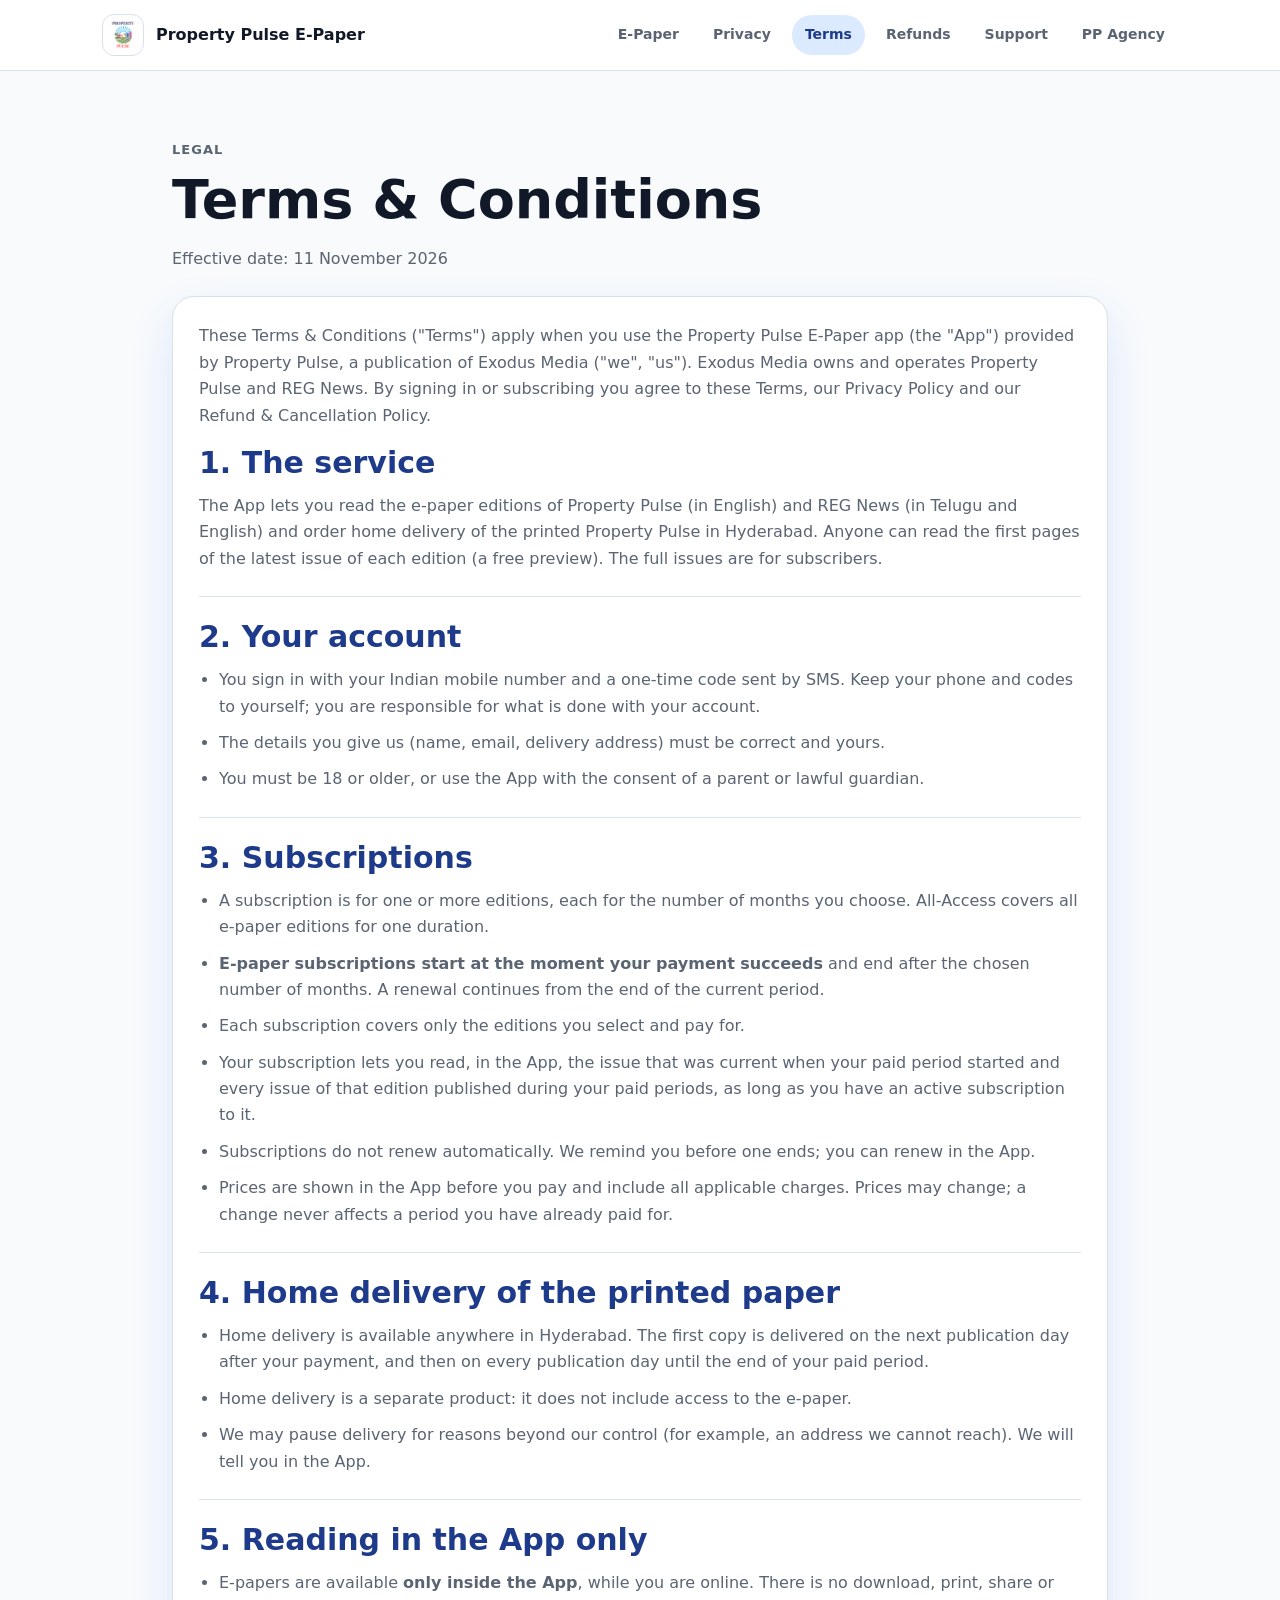
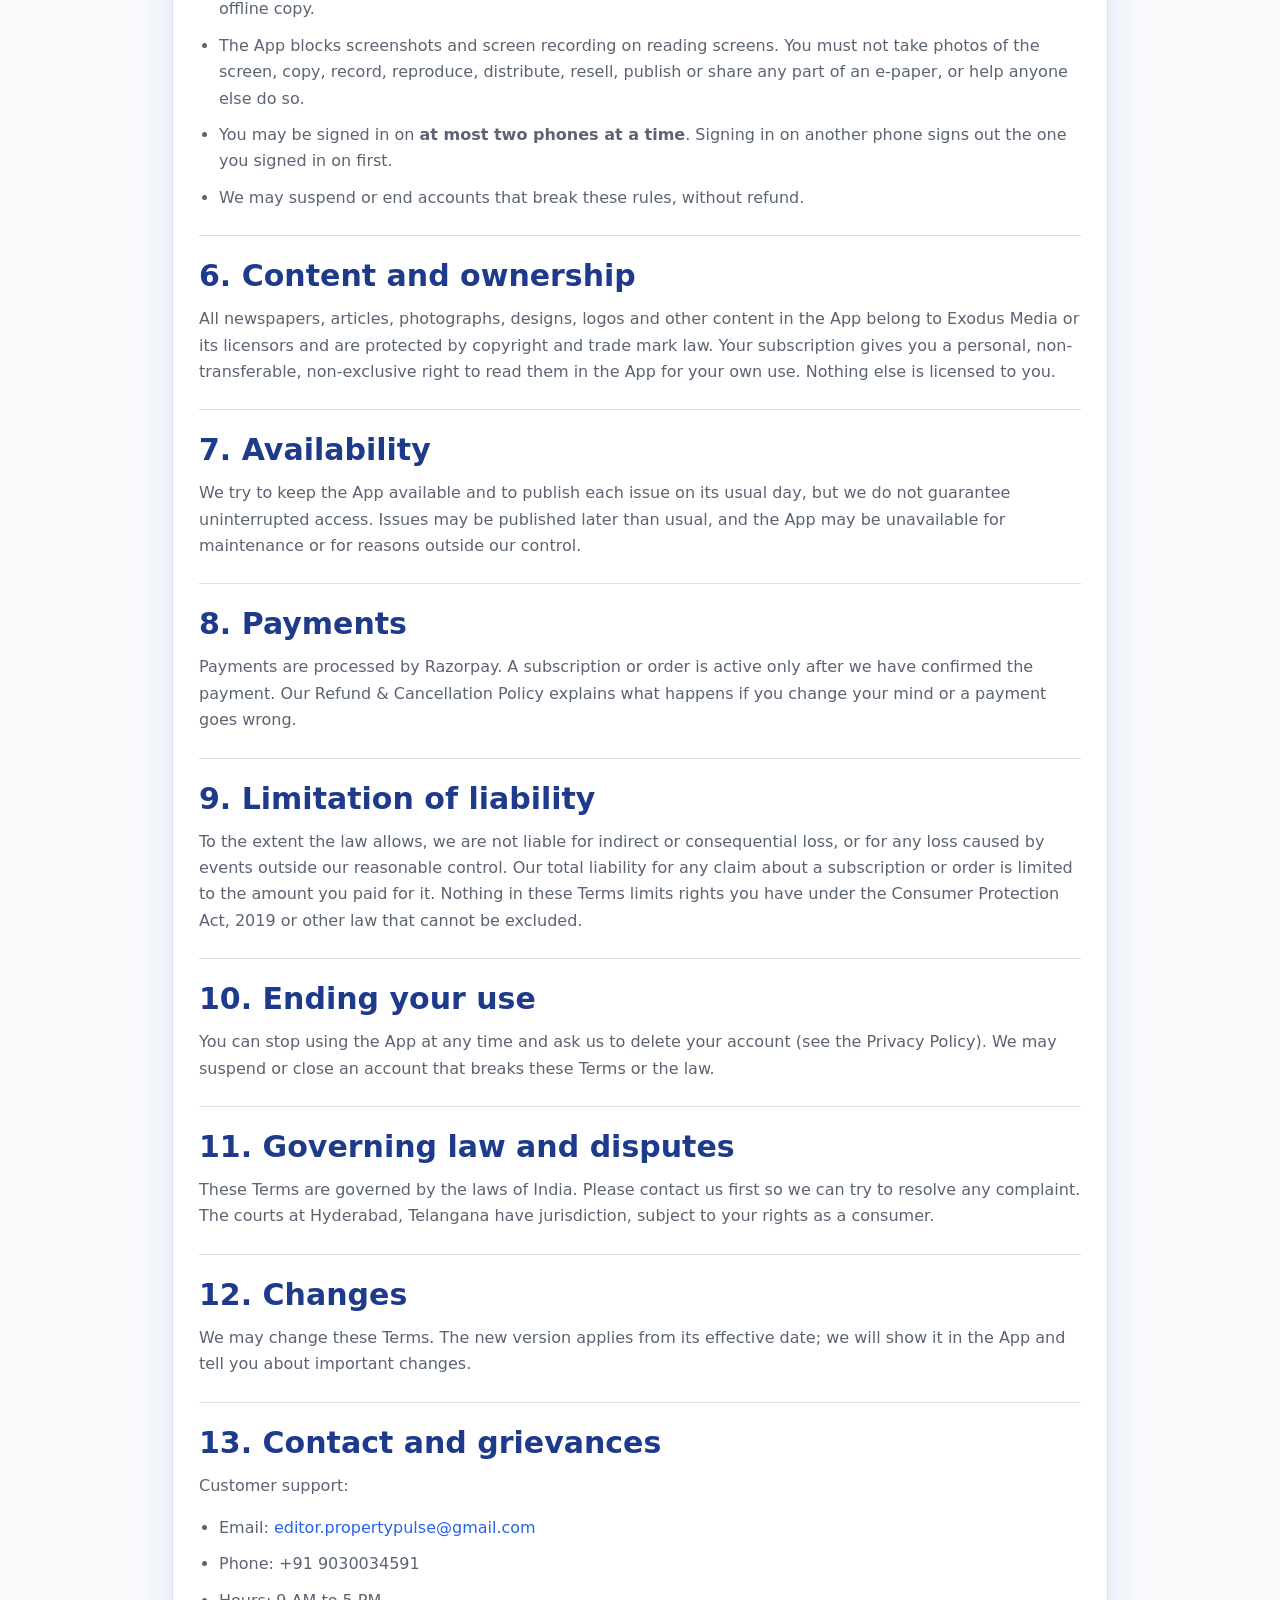
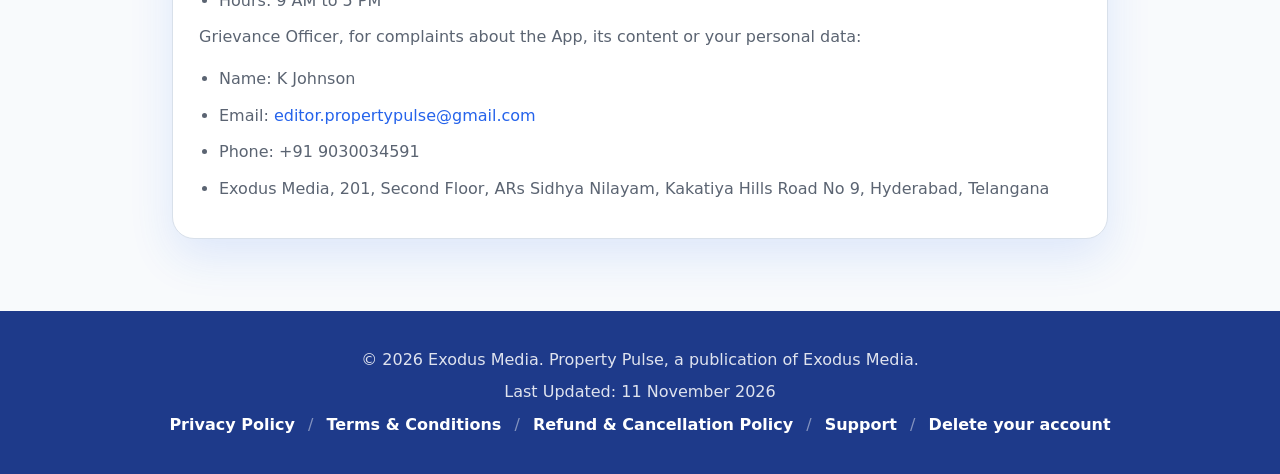
<file: epaper/terms.html>
<!DOCTYPE html>
<html lang="en">
<head>
  <meta charset="UTF-8">
  <meta name="viewport" content="width=device-width, initial-scale=1.0">
  <meta name="description" content="The rules for using Property Pulse E-Paper and its subscriptions.">
  <meta name="theme-color" content="#1565C0">
  <meta property="og:title" content="Terms &amp; Conditions | Property Pulse E-Paper">
  <meta property="og:description" content="The rules for using Property Pulse E-Paper and its subscriptions.">
  <title>Terms &amp; Conditions | Property Pulse E-Paper</title>
  <link rel="icon" href="../assets/logo.png" type="image/png">
  <link rel="apple-touch-icon" href="../assets/logo.png">
  <link rel="stylesheet" href="../style.css">
</head>
<body>
  <!-- Generated by docs/legal/build_site.py from mobile/assets/legal/*.md. Edit those files, not this page. -->
  <header class="site-header">
    <nav class="nav" aria-label="Main navigation">
      <a class="brand" href="index.html" aria-label="Property Pulse E-Paper home">
        <img src="../assets/logo.png" alt="Property Pulse logo">
        <span>Property Pulse E-Paper</span>
      </a>
      <div class="nav-links">
        <a href="index.html">E-Paper</a>
        <a href="privacy.html">Privacy</a>
        <a class="active" href="terms.html">Terms</a>
        <a href="refund.html">Refunds</a>
        <a href="support.html">Support</a>
        <a href="../index.html">PP Agency</a>
      </div>
    </nav>
  </header>

  <main class="legal-page">
    <section class="page-title">
      <p class="eyebrow">Legal</p>
      <h1>Terms &amp; Conditions</h1>
      <p>Effective date: 11 November 2026</p>
    </section>

    <article class="card legal-card">
      <!-- LAWYER REVIEW: Effective date (set it to the day the terms are published). -->
      <p>These Terms &amp; Conditions ("Terms") apply when you use the Property Pulse E-Paper app (the "App") provided by Property Pulse, a publication of Exodus Media ("we", "us"). Exodus Media owns and operates Property Pulse and REG News. By signing in or subscribing you agree to these Terms, our Privacy Policy and our Refund &amp; Cancellation Policy.</p>

      <h2>1. The service</h2>
      <p>The App lets you read the e-paper editions of Property Pulse (in English) and REG News (in Telugu and English) and order home delivery of the printed Property Pulse in Hyderabad. Anyone can read the first pages of the latest issue of each edition (a free preview). The full issues are for subscribers.</p>

      <h2>2. Your account</h2>
      <ul>
        <li>You sign in with your Indian mobile number and a one-time code sent by SMS. Keep your phone and codes to yourself; you are responsible for what is done with your account.</li>
        <li>The details you give us (name, email, delivery address) must be correct and yours.</li>
        <li>You must be 18 or older, or use the App with the consent of a parent or lawful guardian.</li>
      </ul>

      <h2>3. Subscriptions</h2>
      <ul>
        <li>A subscription is for one or more editions, each for the number of months you choose. All-Access covers all e-paper editions for one duration.</li>
        <li><strong>E-paper subscriptions start at the moment your payment succeeds</strong> and end after the chosen number of months. A renewal continues from the end of the current period.</li>
        <li>Each subscription covers only the editions you select and pay for.</li>
        <li>Your subscription lets you read, in the App, the issue that was current when your paid period started and every issue of that edition published during your paid periods, as long as you have an active subscription to it.</li>
        <li>Subscriptions do not renew automatically. We remind you before one ends; you can renew in the App.</li>
        <li>Prices are shown in the App before you pay and include all applicable charges. Prices may change; a change never affects a period you have already paid for.</li>
      </ul>

      <h2>4. Home delivery of the printed paper</h2>
      <ul>
        <li>Home delivery is available anywhere in Hyderabad. The first copy is delivered on the next publication day after your payment, and then on every publication day until the end of your paid period.</li>
        <li>Home delivery is a separate product: it does not include access to the e-paper.</li>
        <li>We may pause delivery for reasons beyond our control (for example, an address we cannot reach). We will tell you in the App.</li>
      </ul>

      <h2>5. Reading in the App only</h2>
      <ul>
        <li>E-papers are available <strong>only inside the App</strong>, while you are online. There is no download, print, share or offline copy.</li>
        <li>The App blocks screenshots and screen recording on reading screens. You must not take photos of the screen, copy, record, reproduce, distribute, resell, publish or share any part of an e-paper, or help anyone else do so.</li>
        <li>You may be signed in on <strong>at most two phones at a time</strong>. Signing in on another phone signs out the one you signed in on first.</li>
        <li>We may suspend or end accounts that break these rules, without refund.</li>
      </ul>

      <h2>6. Content and ownership</h2>
      <p>All newspapers, articles, photographs, designs, logos and other content in the App belong to Exodus Media or its licensors and are protected by copyright and trade mark law. Your subscription gives you a personal, non-transferable, non-exclusive right to read them in the App for your own use. Nothing else is licensed to you.</p>

      <h2>7. Availability</h2>
      <p>We try to keep the App available and to publish each issue on its usual day, but we do not guarantee uninterrupted access. Issues may be published later than usual, and the App may be unavailable for maintenance or for reasons outside our control.</p>

      <h2>8. Payments</h2>
      <p>Payments are processed by Razorpay. A subscription or order is active only after we have confirmed the payment. Our Refund &amp; Cancellation Policy explains what happens if you change your mind or a payment goes wrong.</p>

      <h2>9. Limitation of liability</h2>
      <p>To the extent the law allows, we are not liable for indirect or consequential loss, or for any loss caused by events outside our reasonable control. Our total liability for any claim about a subscription or order is limited to the amount you paid for it. Nothing in these Terms limits rights you have under the Consumer Protection Act, 2019 or other law that cannot be excluded.</p>
      <!-- LAWYER REVIEW: Liability cap, consumer-protection wording and the content disclaimer (the papers report on real estate; readers should not treat articles as financial or investment advice). -->

      <h2>10. Ending your use</h2>
      <p>You can stop using the App at any time and ask us to delete your account (see the Privacy Policy). We may suspend or close an account that breaks these Terms or the law.</p>

      <h2>11. Governing law and disputes</h2>
      <p>These Terms are governed by the laws of India. Please contact us first so we can try to resolve any complaint. The courts at Hyderabad, Telangana have jurisdiction, subject to your rights as a consumer.</p>
      <!-- LAWYER REVIEW: Jurisdiction clause and any arbitration or grievance-redressal process. -->

      <h2>12. Changes</h2>
      <p>We may change these Terms. The new version applies from its effective date; we will show it in the App and tell you about important changes.</p>

      <h2>13. Contact and grievances</h2>
      <p>Customer support:</p>
      <ul>
        <li>Email: <a href="mailto:editor.propertypulse@gmail.com">editor.propertypulse@gmail.com</a></li>
        <li>Phone: +91 9030034591</li>
        <li>Hours: 9 AM to 5 PM</li>
      </ul>
      <p>Grievance Officer, for complaints about the App, its content or your personal data:</p>
      <ul>
        <li>Name: K Johnson</li>
        <li>Email: <a href="mailto:editor.propertypulse@gmail.com">editor.propertypulse@gmail.com</a></li>
        <li>Phone: +91 9030034591</li>
        <li>Exodus Media, 201, Second Floor, ARs Sidhya Nilayam, Kakatiya Hills Road No 9, Hyderabad, Telangana</li>
      </ul>
    </article>
  </main>

  <footer class="site-footer">
    <p>&copy; 2026 Exodus Media. Property Pulse, a publication of Exodus Media.</p>
    <p>Last Updated: 11 November 2026</p>
    <p><a href="privacy.html">Privacy Policy</a> <span>/</span> <a href="terms.html">Terms &amp; Conditions</a> <span>/</span> <a href="refund.html">Refund &amp; Cancellation Policy</a> <span>/</span> <a href="support.html">Support</a> <span>/</span> <a href="delete-account.html">Delete your account</a></p>
  </footer>
</body>
</html>
</file>
<file: style.css>
﻿:root {
  --blue: #2563eb;
  --blue-dark: #1e3a8a;
  --blue-soft: #dbeafe;
  --ink: #111827;
  --muted: #5b6472;
  --line: #d8e0ea;
  --bg: #f8fafc;
  --card: #ffffff;
  --shadow: 0 18px 45px rgba(37, 99, 235, 0.12);
}

* {
  box-sizing: border-box;
}

html {
  scroll-behavior: smooth;
}

body {
  margin: 0;
  background: var(--bg);
  color: var(--ink);
  font-family: Inter, ui-sans-serif, system-ui, -apple-system, BlinkMacSystemFont, "Segoe UI", sans-serif;
  line-height: 1.65;
}

a {
  color: var(--blue);
  text-decoration: none;
}

a:hover,
a:focus {
  color: var(--blue-dark);
  text-decoration: underline;
}

.site-header {
  background: rgba(255, 255, 255, 0.92);
  border-bottom: 1px solid var(--line);
  position: sticky;
  top: 0;
  z-index: 10;
  backdrop-filter: blur(14px);
}

.nav {
  align-items: center;
  display: flex;
  gap: 24px;
  justify-content: space-between;
  margin: 0 auto;
  max-width: 1120px;
  padding: 14px 22px;
}

.brand {
  align-items: center;
  color: var(--ink);
  display: inline-flex;
  font-weight: 800;
  gap: 12px;
  letter-spacing: 0;
}

.brand:hover {
  text-decoration: none;
}

.brand img {
  background: #fff;
  border: 1px solid var(--line);
  border-radius: 12px;
  height: 42px;
  object-fit: contain;
  padding: 5px;
  width: 42px;
}

.nav-links {
  display: flex;
  flex-wrap: wrap;
  gap: 8px;
  justify-content: flex-end;
}

.nav-links a {
  border-radius: 999px;
  color: var(--muted);
  font-size: 14px;
  font-weight: 700;
  padding: 8px 13px;
}

.nav-links a:hover,
.nav-links a.active {
  background: var(--blue-soft);
  color: var(--blue-dark);
  text-decoration: none;
}

main {
  margin: 0 auto;
  max-width: 1120px;
  padding: 34px 22px 72px;
}

.hero {
  align-items: center;
  display: grid;
  gap: 28px;
  grid-template-columns: minmax(0, 1.45fr) minmax(280px, 0.75fr);
  min-height: 520px;
}

.hero-content {
  padding: 28px 0;
}

.eyebrow {
  color: var(--blue);
  font-size: 13px;
  font-weight: 800;
  letter-spacing: 0.08em;
  margin: 0 0 12px;
  text-transform: uppercase;
}

h1,
h2,
h3,
p {
  margin-top: 0;
}

h1 {
  color: var(--ink);
  font-size: clamp(36px, 6vw, 68px);
  line-height: 1.03;
  margin-bottom: 18px;
}

h2 {
  color: var(--blue-dark);
  font-size: clamp(22px, 3vw, 30px);
  line-height: 1.2;
  margin-bottom: 12px;
}

h3 {
  color: var(--ink);
  font-size: 18px;
  margin-bottom: 8px;
}

.hero-copy,
.page-title p,
.card p,
.legal-card li {
  color: var(--muted);
}

.hero-copy {
  font-size: 18px;
  max-width: 680px;
}

.hero-actions {
  display: flex;
  flex-wrap: wrap;
  gap: 12px;
  margin-top: 26px;
}

.button {
  align-items: center;
  background: var(--blue);
  border: 1px solid var(--blue);
  border-radius: 12px;
  color: #fff;
  display: inline-flex;
  font-weight: 800;
  justify-content: center;
  min-height: 46px;
  padding: 11px 18px;
}

.button:hover {
  background: var(--blue-dark);
  color: #fff;
  text-decoration: none;
}

.button.secondary {
  background: #fff;
  color: var(--blue);
}

.hero-card,
.card {
  background: var(--card);
  border: 1px solid var(--line);
  border-radius: 22px;
  box-shadow: var(--shadow);
}

.hero-card {
  padding: 28px;
}

.hero-card img {
  border-radius: 18px;
  display: block;
  margin-bottom: 22px;
  max-width: 220px;
  width: 100%;
}

.section {
  margin-top: 34px;
}

.card {
  padding: 26px;
}

.grid-3,
.grid-2 {
  display: grid;
  gap: 18px;
}

.grid-3 {
  grid-template-columns: repeat(3, minmax(0, 1fr));
}

.grid-2 {
  grid-template-columns: repeat(2, minmax(0, 1fr));
}

.split {
  align-items: start;
  background: linear-gradient(135deg, #ffffff, #eff6ff);
  border: 1px solid var(--line);
  border-radius: 26px;
  display: grid;
  gap: 26px;
  grid-template-columns: 1fr 1fr;
  padding: 30px;
}

.check-list,
.contact-list,
.legal-card ul {
  margin: 0;
  padding-left: 20px;
}

.check-list li,
.contact-list li,
.legal-card li {
  margin-bottom: 10px;
}

.page-title {
  margin: 34px 0 24px;
  max-width: 760px;
}

.page-title h1 {
  font-size: clamp(34px, 5vw, 54px);
}

.legal-page {
  max-width: 980px;
}

.legal-card h2 {
  border-top: 1px solid var(--line);
  margin-top: 24px;
  padding-top: 22px;
}

.legal-card h2:first-of-type {
  border-top: 0;
  margin-top: 0;
  padding-top: 0;
}

.site-footer {
  background: var(--blue-dark);
  color: rgba(255, 255, 255, 0.86);
  padding: 30px 22px;
  text-align: center;
}

.site-footer p {
  margin: 6px 0;
}

.site-footer a {
  color: #fff;
  font-weight: 700;
}

.site-footer span {
  color: rgba(255, 255, 255, 0.45);
  margin: 0 8px;
}

@media (max-width: 820px) {
  .nav {
    align-items: flex-start;
    flex-direction: column;
  }

  .nav-links {
    justify-content: flex-start;
  }

  .hero,
  .split,
  .grid-2,
  .grid-3 {
    grid-template-columns: 1fr;
  }

  .hero {
    min-height: auto;
  }

  .hero-card img {
    max-width: 180px;
  }
}

@media (max-width: 520px) {
  main {
    padding: 24px 16px 54px;
  }

  .nav {
    padding: 12px 16px;
  }

  .nav-links a {
    padding: 7px 10px;
  }

  .card,
  .hero-card,
  .split {
    border-radius: 18px;
    padding: 20px;
  }

  .hero-actions .button {
    width: 100%;
  }
}
</file>
